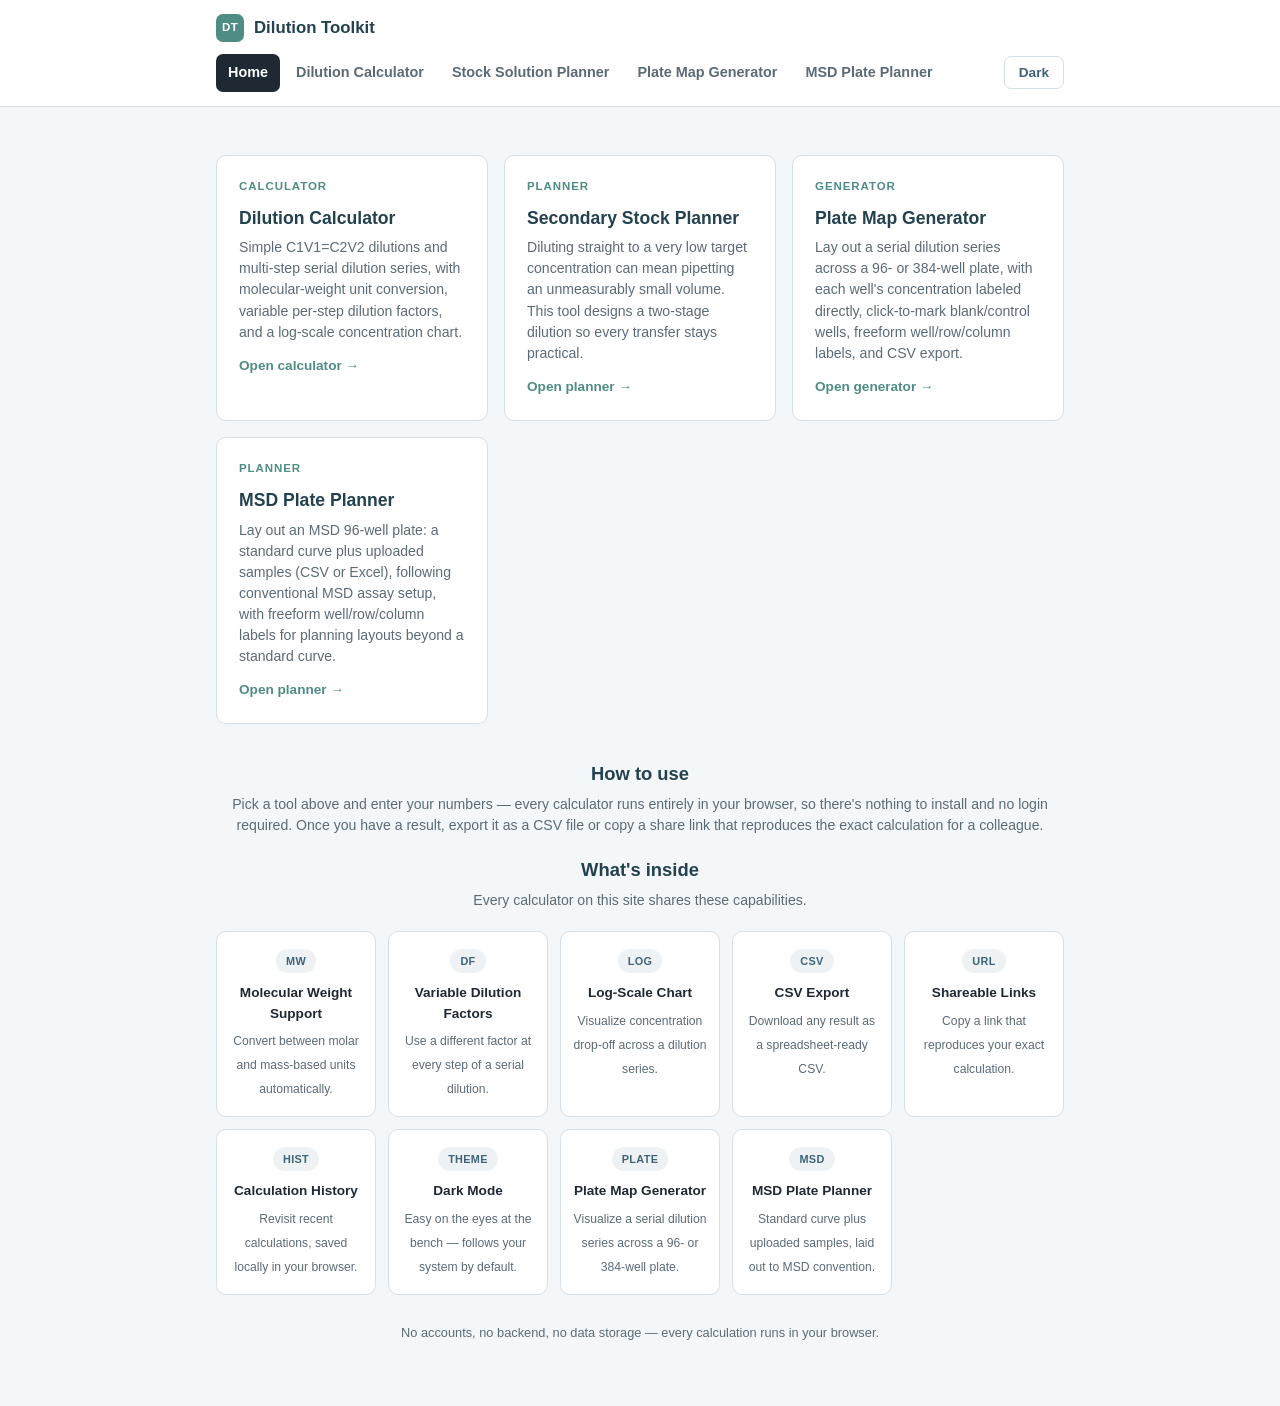
<file: index.html>
<!DOCTYPE html>
<html lang="en">
<head>
<meta charset="UTF-8">
<meta name="viewport" content="width=device-width, initial-scale=1.0">
<title>Dilution Toolkit</title>
<!-- Open Graph — controls the preview card on LinkedIn/WhatsApp/Slack etc. -->
<meta property="og:title" content="Dilution Toolkit — Lab calculators for biochemistry">
<meta property="og:description" content="Client-side dilution calculator, stock solution planner, and plate map generator with molecular-weight bridging, CSV export, and dark mode.">
<meta property="og:type" content="website">
<meta property="og:url" content="https://rahichampaneria-hash.github.io/Dilution_Calculator/">
<link rel="stylesheet" href="shared.css">
<link rel="icon" href="data:image/svg+xml,<svg xmlns=%22http://www.w3.org/2000/svg%22 viewBox=%220 0 100 100%22><text y=%22.9em%22 font-size=%2290%22>🧪</text></svg>">
<script>
// Applied before first paint to avoid a flash of the wrong theme.
(function() {
  try {
    var t = localStorage.getItem('dilutionToolkit.theme');
    if (!t) {
      t = (window.matchMedia && window.matchMedia('(prefers-color-scheme: dark)').matches) ? 'dark' : 'light';
    }
    document.documentElement.setAttribute('data-theme', t);
  } catch (e) {}
})();
</script>
</head>
<body>
<header class="navbar">
  <div class="nav-inner">
    <a class="nav-brand" href="index.html"><span class="brand-mark">DT</span> Dilution Toolkit</a>
    <nav class="nav-links">
      <a href="index.html" aria-current="page">Home</a>
      <a href="dilution.html">Dilution Calculator</a>
      <a href="stock-solution.html">Stock Solution Planner</a>
      <a href="plate-map.html">Plate Map Generator</a>
      <a href="msd-plate.html">MSD Plate Planner</a>
    </nav>
    <button class="theme-toggle" id="theme-toggle" type="button" aria-label="Toggle dark mode">Dark</button>
  </div>
</header>

<div class="wrap wrap-top">
  <div class="tool-grid">
    <a class="tool-card" href="dilution.html">
      <span class="tool-kicker">Calculator</span>
      <h3>Dilution Calculator</h3>
      <p>Simple C1V1=C2V2 dilutions and multi-step serial dilution series, with molecular-weight unit conversion, variable per-step dilution factors, and a log-scale concentration chart.</p>
      <span class="tool-cta">Open calculator →</span>
    </a>
    <a class="tool-card" href="stock-solution.html">
      <span class="tool-kicker">Planner</span>
      <h3>Secondary Stock Planner</h3>
      <p>Diluting straight to a very low target concentration can mean pipetting an unmeasurably small volume. This tool designs a two-stage dilution so every transfer stays practical.</p>
      <span class="tool-cta">Open planner →</span>
    </a>
    <a class="tool-card" href="plate-map.html">
      <span class="tool-kicker">Generator</span>
      <h3>Plate Map Generator</h3>
      <p>Lay out a serial dilution series across a 96- or 384-well plate, with each well's concentration labeled directly, click-to-mark blank/control wells, freeform well/row/column labels, and CSV export.</p>
      <span class="tool-cta">Open generator →</span>
    </a>
    <a class="tool-card" href="msd-plate.html">
      <span class="tool-kicker">Planner</span>
      <h3>MSD Plate Planner</h3>
      <p>Lay out an MSD 96-well plate: a standard curve plus uploaded samples (CSV or Excel), following conventional MSD assay setup, with freeform well/row/column labels for planning layouts beyond a standard curve.</p>
      <span class="tool-cta">Open planner →</span>
    </a>
  </div>

  <h2 class="section-heading">How to use</h2>
  <p class="section-sub">Pick a tool above and enter your numbers — every calculator runs entirely in your browser, so there's nothing to install and no login required. Once you have a result, export it as a CSV file or copy a share link that reproduces the exact calculation for a colleague.</p>

  <h2 class="section-heading">What's inside</h2>
  <p class="section-sub">Every calculator on this site shares these capabilities.</p>

  <div class="feature-grid">
    <div class="feature-icon">
      <span class="badge">MW</span>
      <span class="label">Molecular Weight Support</span>
      <span class="desc">Convert between molar and mass-based units automatically.</span>
    </div>
    <div class="feature-icon">
      <span class="badge">DF</span>
      <span class="label">Variable Dilution Factors</span>
      <span class="desc">Use a different factor at every step of a serial dilution.</span>
    </div>
    <div class="feature-icon">
      <span class="badge">LOG</span>
      <span class="label">Log-Scale Chart</span>
      <span class="desc">Visualize concentration drop-off across a dilution series.</span>
    </div>
    <div class="feature-icon">
      <span class="badge">CSV</span>
      <span class="label">CSV Export</span>
      <span class="desc">Download any result as a spreadsheet-ready CSV.</span>
    </div>
    <div class="feature-icon">
      <span class="badge">URL</span>
      <span class="label">Shareable Links</span>
      <span class="desc">Copy a link that reproduces your exact calculation.</span>
    </div>
    <div class="feature-icon">
      <span class="badge">HIST</span>
      <span class="label">Calculation History</span>
      <span class="desc">Revisit recent calculations, saved locally in your browser.</span>
    </div>
    <div class="feature-icon">
      <span class="badge">THEME</span>
      <span class="label">Dark Mode</span>
      <span class="desc">Easy on the eyes at the bench — follows your system by default.</span>
    </div>
    <div class="feature-icon">
      <span class="badge">PLATE</span>
      <span class="label">Plate Map Generator</span>
      <span class="desc">Visualize a serial dilution series across a 96- or 384-well plate.</span>
    </div>
    <div class="feature-icon">
      <span class="badge">MSD</span>
      <span class="label">MSD Plate Planner</span>
      <span class="desc">Standard curve plus uploaded samples, laid out to MSD convention.</span>
    </div>
  </div>

  <footer class="page-footer">No accounts, no backend, no data storage — every calculation runs in your browser.</footer>
</div>

<script src="shared.js"></script>
<script>
initTheme();
</script>
</body>
</html>
</file>
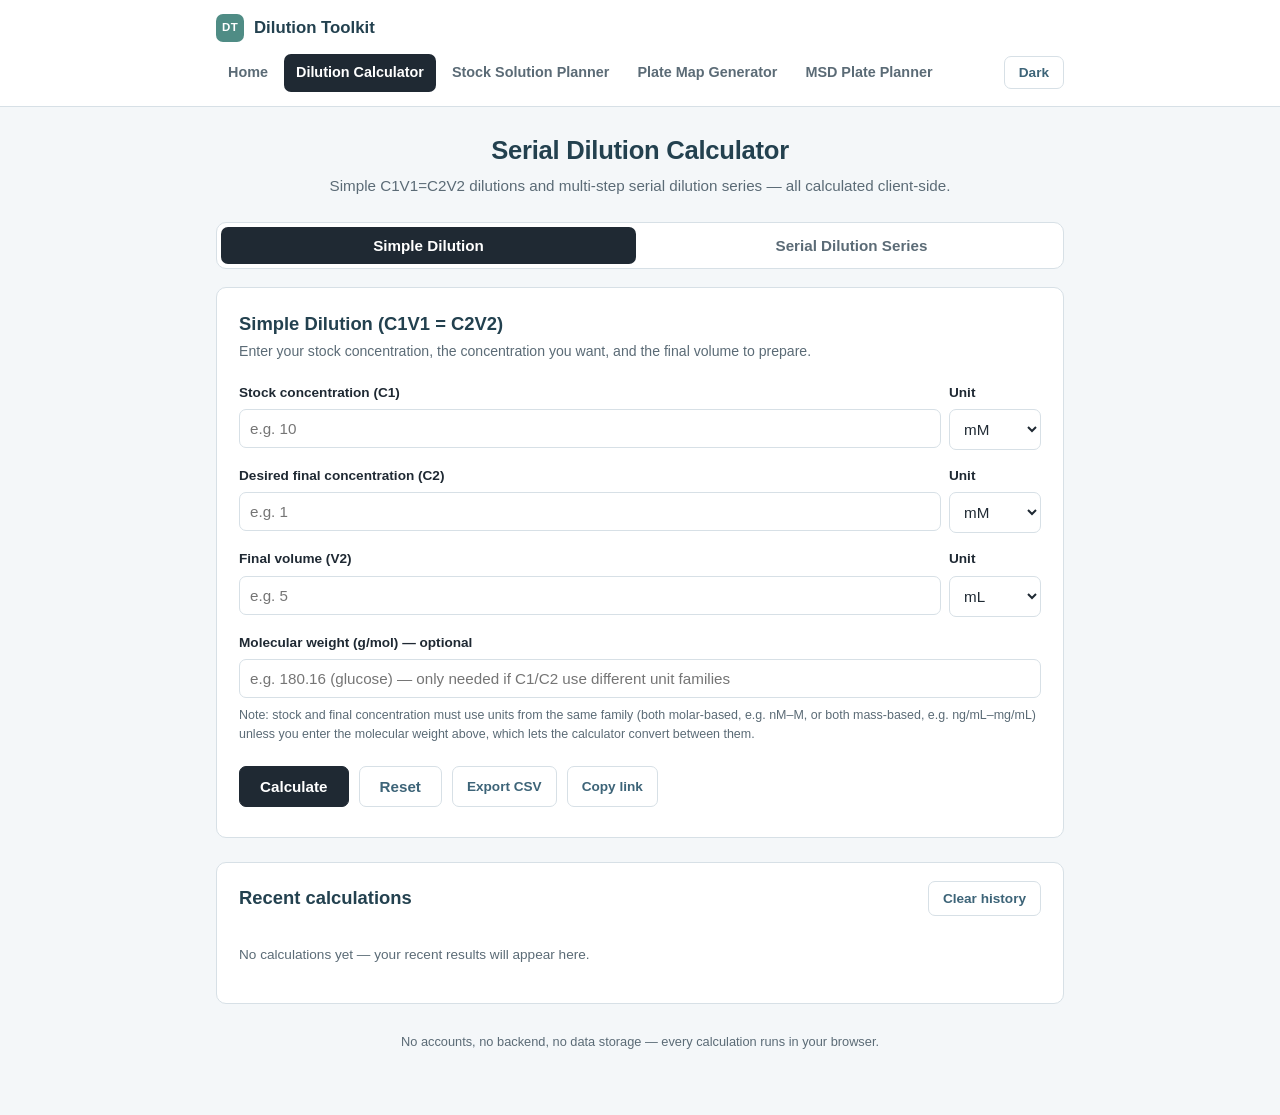
<file: dilution.html>
<!DOCTYPE html>
<html lang="en">
<head>
<meta charset="UTF-8">
<meta name="viewport" content="width=device-width, initial-scale=1.0">
<title>Dilution Calculator</title>
<link rel="stylesheet" href="shared.css">
<link rel="icon" href="data:image/svg+xml,<svg xmlns=%22http://www.w3.org/2000/svg%22 viewBox=%220 0 100 100%22><text y=%22.9em%22 font-size=%2290%22>🧪</text></svg>">
<script>
// Applied before first paint to avoid a flash of the wrong theme.
(function() {
  try {
    var t = localStorage.getItem('dilutionToolkit.theme');
    if (!t) {
      t = (window.matchMedia && window.matchMedia('(prefers-color-scheme: dark)').matches) ? 'dark' : 'light';
    }
    document.documentElement.setAttribute('data-theme', t);
  } catch (e) {}
})();
</script>
</head>
<body>
<header class="navbar">
  <div class="nav-inner">
    <a class="nav-brand" href="index.html"><span class="brand-mark">DT</span> Dilution Toolkit</a>
    <nav class="nav-links">
      <a href="index.html">Home</a>
      <a href="dilution.html" aria-current="page">Dilution Calculator</a>
      <a href="stock-solution.html">Stock Solution Planner</a>
      <a href="plate-map.html">Plate Map Generator</a>
      <a href="msd-plate.html">MSD Plate Planner</a>
    </nav>
    <button class="theme-toggle" id="theme-toggle" type="button" aria-label="Toggle dark mode">Dark</button>
  </div>
</header>

<div class="wrap">
  <header class="page-header">
    <h1>Serial Dilution Calculator</h1>
    <p>Simple C1V1=C2V2 dilutions and multi-step serial dilution series — all calculated client-side.</p>
  </header>

  <div class="tabs">
    <button class="tab active" data-mode="simple" type="button">Simple Dilution</button>
    <button class="tab" data-mode="serial" type="button">Serial Dilution Series</button>
  </div>

  <!-- ================= SIMPLE DILUTION PANEL ================= -->
  <section class="panel active" id="simple-panel">
    <h2>Simple Dilution (C1V1 = C2V2)</h2>
    <p class="panel-sub">Enter your stock concentration, the concentration you want, and the final volume to prepare.</p>

    <div class="field-row">
      <div class="field">
        <label for="s-c1">Stock concentration (C1)</label>
        <input type="number" id="s-c1" placeholder="e.g. 10" step="any" min="0">
      </div>
      <div class="field">
        <label for="s-c1-unit">Unit</label>
        <select id="s-c1-unit">
          <option value="nM">nM</option>
          <option value="µM">µM</option>
          <option value="mM" selected>mM</option>
          <option value="M">M</option>
          <option value="ng/mL">ng/mL</option>
          <option value="µg/mL">µg/mL</option>
          <option value="mg/mL">mg/mL</option>
          <option value="pg/mL">pg/mL</option>
        </select>
      </div>
    </div>

    <div class="field-row">
      <div class="field">
        <label for="s-c2">Desired final concentration (C2)</label>
        <input type="number" id="s-c2" placeholder="e.g. 1" step="any" min="0">
      </div>
      <div class="field">
        <label for="s-c2-unit">Unit</label>
        <select id="s-c2-unit">
          <option value="nM">nM</option>
          <option value="µM">µM</option>
          <option value="mM" selected>mM</option>
          <option value="M">M</option>
          <option value="ng/mL">ng/mL</option>
          <option value="µg/mL">µg/mL</option>
          <option value="mg/mL">mg/mL</option>
          <option value="pg/mL">pg/mL</option>
        </select>
      </div>
    </div>

    <div class="field-row">
      <div class="field">
        <label for="s-v2">Final volume (V2)</label>
        <input type="number" id="s-v2" placeholder="e.g. 5" step="any" min="0">
      </div>
      <div class="field">
        <label for="s-v2-unit">Unit</label>
        <select id="s-v2-unit">
          <option value="µL">µL</option>
          <option value="mL" selected>mL</option>
          <option value="L">L</option>
        </select>
      </div>
    </div>

    <div class="field-row" style="grid-template-columns:1fr;">
      <div class="field">
        <label for="s-mw">Molecular weight (g/mol) — optional</label>
        <input type="number" id="s-mw" placeholder="e.g. 180.16 (glucose) — only needed if C1/C2 use different unit families" step="any" min="0">
      </div>
    </div>

    <p class="hint">Note: stock and final concentration must use units from the same family (both molar-based, e.g. nM–M, or both mass-based, e.g. ng/mL–mg/mL) unless you enter the molecular weight above, which lets the calculator convert between them.</p>

    <div class="btn-row">
      <button class="primary" type="button" id="s-calc">Calculate</button>
      <button class="secondary" type="button" id="s-reset">Reset</button>
      <button class="btn-icon" type="button" id="s-export-csv">Export CSV</button>
      <button class="btn-icon" type="button" id="s-share">Copy link</button>
    </div>
    <p class="hint" id="s-share-url"></p>

    <div class="error-box" id="s-error"></div>

    <div class="result-box" id="s-result">
      <h3>Result</h3>
      <div class="result-line"><span>Volume of stock to add (V1)</span><span class="value" id="s-v1-out">—</span></div>
      <div class="result-line"><span>Volume of diluent to add</span><span class="value" id="s-diluent-out">—</span></div>
    </div>
  </section>

  <!-- ================= SERIAL DILUTION PANEL ================= -->
  <section class="panel" id="serial-panel">
    <h2>Serial Dilution Series</h2>
    <p class="panel-sub">Enter your starting concentration, the dilution factor per step, how many steps, and the volume to prepare at each step.</p>

    <div class="field-row">
      <div class="field">
        <label for="d-stock">Stock concentration</label>
        <input type="number" id="d-stock" placeholder="e.g. 1" step="any" min="0">
      </div>
      <div class="field">
        <label for="d-stock-unit">Unit</label>
        <select id="d-stock-unit">
          <option value="nM">nM</option>
          <option value="µM">µM</option>
          <option value="mM" selected>mM</option>
          <option value="M">M</option>
          <option value="ng/mL">ng/mL</option>
          <option value="µg/mL">µg/mL</option>
          <option value="mg/mL">mg/mL</option>
          <option value="pg/mL">pg/mL</option>
        </select>
      </div>
    </div>

    <div class="mode-tabs" id="d-mode-tabs">
      <button class="tab active" data-factormode="constant" type="button">Constant factor</button>
      <button class="tab" data-factormode="variable" type="button">Variable per-step factors</button>
    </div>

    <div id="d-constant-fields">
      <div class="field-row">
        <div class="field">
          <label for="d-factor">Dilution factor (e.g. 2 for 1:2, 10 for 1:10)</label>
          <input type="number" id="d-factor" placeholder="e.g. 10" step="any" min="1">
        </div>
        <div class="field" style="min-width:0"></div>
      </div>
      <div class="field-row">
        <div class="field">
          <label for="d-steps">Number of steps (N)</label>
          <input type="number" id="d-steps" placeholder="e.g. 5" step="1" min="1">
        </div>
        <div class="field" style="min-width:0"></div>
      </div>
    </div>

    <div id="d-variable-fields" style="display:none;">
      <div class="field-row" style="grid-template-columns:1fr;">
        <div class="field">
          <label for="d-factors">Dilution factors, one per step (comma-separated, e.g. 2,5,10,10,2)</label>
          <input type="text" id="d-factors" placeholder="e.g. 2,5,10,10,2">
        </div>
      </div>
      <p class="hint">The number of steps is taken from how many factors you enter — no need to set it separately.</p>
    </div>

    <div class="field-row">
      <div class="field">
        <label for="d-volume">Volume to prepare per step</label>
        <input type="number" id="d-volume" placeholder="e.g. 1" step="any" min="0">
      </div>
      <div class="field">
        <label for="d-volume-unit">Unit</label>
        <select id="d-volume-unit">
          <option value="µL">µL</option>
          <option value="mL" selected>mL</option>
          <option value="L">L</option>
        </select>
      </div>
    </div>

    <div class="btn-row">
      <button class="primary" type="button" id="d-calc">Calculate</button>
      <button class="secondary" type="button" id="d-reset">Reset</button>
      <button class="btn-icon" type="button" id="d-export-csv">Export CSV</button>
      <button class="btn-icon" type="button" id="d-share">Copy link</button>
    </div>
    <p class="hint" id="d-share-url"></p>

    <div class="error-box" id="d-error"></div>

    <div class="table-scroll" id="d-table-wrap" style="display:none;">
      <table>
        <thead>
          <tr>
            <th>Step</th>
            <th>Dilution factor</th>
            <th>Concentration</th>
            <th>Transfer volume</th>
            <th>Diluent volume</th>
          </tr>
        </thead>
        <tbody id="d-table-body"></tbody>
      </table>
    </div>

    <div class="chart-container" id="d-chart"></div>
  </section>

  <section class="history-panel">
    <div class="history-panel-head">
      <h2>Recent calculations</h2>
      <button class="btn-icon" type="button" id="history-clear">Clear history</button>
    </div>
    <ul class="history-list" id="history-list"></ul>
    <p class="history-empty" id="history-empty">No calculations yet — your recent results will appear here.</p>
  </section>

  <footer class="page-footer">No accounts, no backend, no data storage — every calculation runs in your browser.</footer>
</div>

<script src="shared.js"></script>
<script>
/* =========================================================================
   DOM BINDINGS
   Wires the calculation engine (shared.js) to this page.
   ========================================================================= */

function showError(box, message) {
  box.textContent = message;
  box.classList.add('show');
}
function hideError(box) {
  box.classList.remove('show');
  box.textContent = '';
}
function flashButton(btn, text, revertText) {
  const original = revertText || btn.textContent;
  btn.textContent = text;
  setTimeout(() => { btn.textContent = original; }, 1600);
}
function renderHistory() {
  const list = getHistory();
  const listEl = document.getElementById('history-list');
  const emptyEl = document.getElementById('history-empty');
  listEl.innerHTML = '';
  if (list.length === 0) {
    emptyEl.style.display = 'block';
    return;
  }
  emptyEl.style.display = 'none';
  list.forEach(entry => {
    const li = document.createElement('li');
    const a = document.createElement('a');
    a.className = 'history-item';
    a.href = entry.url;
    a.innerHTML = `${entry.label}<span class="ts">${new Date(entry.ts).toLocaleString()}</span>`;
    li.appendChild(a);
    listEl.appendChild(li);
  });
}
document.getElementById('history-clear').addEventListener('click', () => {
  clearHistory();
  renderHistory();
});

// --- Top-level tab switching (Simple / Serial) ---
document.querySelectorAll('.wrap > .tabs .tab').forEach(tab => {
  tab.addEventListener('click', () => {
    document.querySelectorAll('.wrap > .tabs .tab').forEach(t => t.classList.remove('active'));
    document.querySelectorAll('.panel').forEach(p => p.classList.remove('active'));
    tab.classList.add('active');
    document.getElementById(tab.dataset.mode + '-panel').classList.add('active');
  });
});

/* ------------------------- Simple Dilution ------------------------- */

const sError = document.getElementById('s-error');
const sResult = document.getElementById('s-result');

function buildSimpleParams() {
  return {
    tab: 'simple',
    c1: document.getElementById('s-c1').value,
    c1u: document.getElementById('s-c1-unit').value,
    c2: document.getElementById('s-c2').value,
    c2u: document.getElementById('s-c2-unit').value,
    v2: document.getElementById('s-v2').value,
    v2u: document.getElementById('s-v2-unit').value,
    mw: document.getElementById('s-mw').value
  };
}

document.getElementById('s-calc').addEventListener('click', () => {
  hideError(sError);
  sResult.classList.remove('show');

  const c1 = parseFloat(document.getElementById('s-c1').value);
  const c1Unit = document.getElementById('s-c1-unit').value;
  const c2 = parseFloat(document.getElementById('s-c2').value);
  const c2Unit = document.getElementById('s-c2-unit').value;
  const v2 = parseFloat(document.getElementById('s-v2').value);
  const v2Unit = document.getElementById('s-v2-unit').value;
  const mwRaw = document.getElementById('s-mw').value;
  const mw = mwRaw.trim() === '' ? undefined : parseFloat(mwRaw);

  try {
    if (document.getElementById('s-c1').value.trim() === '' ||
        document.getElementById('s-c2').value.trim() === '' ||
        document.getElementById('s-v2').value.trim() === '') {
      throw new Error('Please fill in all fields before calculating.');
    }

    const c2InC1Units = convertConcentrationFlexible(c2, c2Unit, c1Unit, mw);
    const result = simpleDilution({ c1, c1Unit, c2: c2InC1Units, c2Unit: c1Unit, v2, v2Unit });

    document.getElementById('s-v1-out').textContent =
      `${formatNumber(result.v1Value)} ${result.v1Unit}`;
    document.getElementById('s-diluent-out').textContent =
      `${formatNumber(result.diluentValue)} ${result.diluentUnit}`;

    sResult.classList.add('show');

    const shareParams = buildSimpleParams();
    pushHistory({
      tool: 'Dilution Calculator',
      label: `Simple: ${formatNumber(c1)} ${c1Unit} → ${formatNumber(c2)} ${c2Unit} in ${formatNumber(v2)} ${v2Unit}`,
      url: buildShareURL(shareParams)
    });
    renderHistory();
  } catch (err) {
    showError(sError, err.message);
  }
});

document.getElementById('s-reset').addEventListener('click', () => {
  document.getElementById('s-c1').value = '';
  document.getElementById('s-c2').value = '';
  document.getElementById('s-v2').value = '';
  document.getElementById('s-mw').value = '';
  document.getElementById('s-share-url').textContent = '';
  hideError(sError);
  sResult.classList.remove('show');
});

document.getElementById('s-export-csv').addEventListener('click', () => {
  if (!sResult.classList.contains('show')) {
    showError(sError, 'Calculate a result first, then export.');
    return;
  }
  downloadCSV('simple-dilution.csv', [
    ['Field', 'Value'],
    ['Stock concentration (C1)', `${document.getElementById('s-c1').value} ${document.getElementById('s-c1-unit').value}`],
    ['Desired final concentration (C2)', `${document.getElementById('s-c2').value} ${document.getElementById('s-c2-unit').value}`],
    ['Final volume (V2)', `${document.getElementById('s-v2').value} ${document.getElementById('s-v2-unit').value}`],
    ['Molecular weight (g/mol)', document.getElementById('s-mw').value],
    ['Volume of stock to add (V1)', document.getElementById('s-v1-out').textContent],
    ['Volume of diluent to add', document.getElementById('s-diluent-out').textContent]
  ]);
});

document.getElementById('s-share').addEventListener('click', () => {
  const url = buildShareURL(buildSimpleParams());
  document.getElementById('s-share-url').textContent = 'Shareable link: ' + url;
  copyToClipboard(url).then(ok => {
    flashButton(document.getElementById('s-share'), ok ? 'Copied!' : 'Copy link', 'Copy link');
  });
});

/* ------------------------- Serial Dilution ------------------------- */

const dError = document.getElementById('d-error');
const dTableWrap = document.getElementById('d-table-wrap');
const dTableBody = document.getElementById('d-table-body');
const dChart = document.getElementById('d-chart');
let lastSerialRows = null;

document.querySelectorAll('#d-mode-tabs .tab').forEach(tab => {
  tab.addEventListener('click', () => {
    document.querySelectorAll('#d-mode-tabs .tab').forEach(t => t.classList.remove('active'));
    tab.classList.add('active');
    const mode = tab.dataset.factormode;
    document.getElementById('d-constant-fields').style.display = mode === 'constant' ? 'block' : 'none';
    document.getElementById('d-variable-fields').style.display = mode === 'variable' ? 'block' : 'none';
  });
});

function currentFactorMode() {
  return document.querySelector('#d-mode-tabs .tab.active').dataset.factormode;
}

function buildSerialParams() {
  const factorMode = currentFactorMode();
  const params = {
    tab: 'serial',
    fmode: factorMode,
    stock: document.getElementById('d-stock').value,
    stocku: document.getElementById('d-stock-unit').value,
    vol: document.getElementById('d-volume').value,
    volu: document.getElementById('d-volume-unit').value
  };
  if (factorMode === 'constant') {
    params.factor = document.getElementById('d-factor').value;
    params.steps = document.getElementById('d-steps').value;
  } else {
    params.factors = document.getElementById('d-factors').value;
  }
  return params;
}

document.getElementById('d-calc').addEventListener('click', () => {
  hideError(dError);
  dTableWrap.style.display = 'none';
  dTableBody.innerHTML = '';
  dChart.innerHTML = '';

  const stock = parseFloat(document.getElementById('d-stock').value);
  const stockUnit = document.getElementById('d-stock-unit').value;
  const stepVolume = parseFloat(document.getElementById('d-volume').value);
  const stepVolumeUnit = document.getElementById('d-volume-unit').value;
  const factorMode = currentFactorMode();

  try {
    if (document.getElementById('d-stock').value.trim() === '' ||
        document.getElementById('d-volume').value.trim() === '') {
      throw new Error('Please fill in all fields before calculating.');
    }

    let rows;
    let historyLabel;

    if (factorMode === 'constant') {
      if (document.getElementById('d-factor').value.trim() === '' ||
          document.getElementById('d-steps').value.trim() === '') {
        throw new Error('Please fill in all fields before calculating.');
      }
      const dilutionFactor = parseFloat(document.getElementById('d-factor').value);
      // parseFloat (not parseInt) so a non-integer entry like "2.5" fails
      // serialDilution's integer check instead of silently truncating to 2.
      const steps = parseFloat(document.getElementById('d-steps').value);
      rows = serialDilution({ stock, stockUnit, dilutionFactor, steps, stepVolume, stepVolumeUnit });
      historyLabel = `Serial: ${formatNumber(stock)} ${stockUnit}, ${formatNumber(dilutionFactor)}× per step, ${steps} steps`;
    } else {
      const factorsRaw = document.getElementById('d-factors').value;
      if (factorsRaw.trim() === '') {
        throw new Error('Enter at least one dilution factor.');
      }
      const factors = factorsRaw.split(',').map(s => s.trim()).filter(s => s !== '').map(Number);
      if (factors.some(f => Number.isNaN(f))) {
        throw new Error("Check your comma-separated list of dilution factors — one of the entries isn't a valid number.");
      }
      rows = serialDilutionVariable({ stock, stockUnit, factors, stepVolume, stepVolumeUnit });
      historyLabel = `Serial: ${formatNumber(stock)} ${stockUnit}, variable factors, ${rows.length} steps`;
    }

    rows.forEach(row => {
      const tr = document.createElement('tr');
      tr.innerHTML = `
        <td>${row.step}</td>
        <td>${formatNumber(row.factor)}×</td>
        <td>${formatNumber(row.concValue)} ${row.concUnit}</td>
        <td>${formatNumber(row.transferValue)} ${row.transferUnit}</td>
        <td>${formatNumber(row.diluentValue)} ${row.diluentUnit}</td>
      `;
      dTableBody.appendChild(tr);
    });

    dTableWrap.style.display = 'block';
    dChart.innerHTML = buildConcentrationChartSVG(rows);

    lastSerialRows = rows;
    pushHistory({
      tool: 'Dilution Calculator',
      label: historyLabel,
      url: buildShareURL(buildSerialParams())
    });
    renderHistory();
  } catch (err) {
    showError(dError, err.message);
  }
});

document.getElementById('d-reset').addEventListener('click', () => {
  document.getElementById('d-stock').value = '';
  document.getElementById('d-factor').value = '';
  document.getElementById('d-steps').value = '';
  document.getElementById('d-factors').value = '';
  document.getElementById('d-volume').value = '';
  document.getElementById('d-share-url').textContent = '';
  hideError(dError);
  dTableWrap.style.display = 'none';
  dTableBody.innerHTML = '';
  dChart.innerHTML = '';
  lastSerialRows = null;
});

document.getElementById('d-export-csv').addEventListener('click', () => {
  if (!lastSerialRows) {
    showError(dError, 'Calculate a result first, then export.');
    return;
  }
  const rows = [['Step', 'Dilution factor', 'Concentration', 'Transfer volume', 'Diluent volume']];
  lastSerialRows.forEach(r => {
    rows.push([
      r.step,
      `${formatNumber(r.factor)}x`,
      `${formatNumber(r.concValue)} ${r.concUnit}`,
      `${formatNumber(r.transferValue)} ${r.transferUnit}`,
      `${formatNumber(r.diluentValue)} ${r.diluentUnit}`
    ]);
  });
  downloadCSV('serial-dilution.csv', rows);
});

document.getElementById('d-share').addEventListener('click', () => {
  const url = buildShareURL(buildSerialParams());
  document.getElementById('d-share-url').textContent = 'Shareable link: ' + url;
  copyToClipboard(url).then(ok => {
    flashButton(document.getElementById('d-share'), ok ? 'Copied!' : 'Copy link', 'Copy link');
  });
});

/* ------------------------- Share-link loader ------------------------- */

(function loadFromShareParams() {
  const params = parseShareParams();
  const tab = params.get('tab');
  if (!tab) return;

  const tabBtn = document.querySelector(`.wrap > .tabs .tab[data-mode="${tab}"]`);
  if (tabBtn) tabBtn.click();

  if (tab === 'simple') {
    if (params.has('c1')) document.getElementById('s-c1').value = params.get('c1');
    if (params.has('c1u')) document.getElementById('s-c1-unit').value = params.get('c1u');
    if (params.has('c2')) document.getElementById('s-c2').value = params.get('c2');
    if (params.has('c2u')) document.getElementById('s-c2-unit').value = params.get('c2u');
    if (params.has('v2')) document.getElementById('s-v2').value = params.get('v2');
    if (params.has('v2u')) document.getElementById('s-v2-unit').value = params.get('v2u');
    if (params.has('mw')) document.getElementById('s-mw').value = params.get('mw');
    document.getElementById('s-calc').click();
  } else if (tab === 'serial') {
    if (params.has('stock')) document.getElementById('d-stock').value = params.get('stock');
    if (params.has('stocku')) document.getElementById('d-stock-unit').value = params.get('stocku');
    if (params.has('vol')) document.getElementById('d-volume').value = params.get('vol');
    if (params.has('volu')) document.getElementById('d-volume-unit').value = params.get('volu');
    const fmode = params.get('fmode') || 'constant';
    const modeBtn = document.querySelector(`#d-mode-tabs .tab[data-factormode="${fmode}"]`);
    if (modeBtn) modeBtn.click();
    if (fmode === 'constant') {
      if (params.has('factor')) document.getElementById('d-factor').value = params.get('factor');
      if (params.has('steps')) document.getElementById('d-steps').value = params.get('steps');
    } else {
      if (params.has('factors')) document.getElementById('d-factors').value = params.get('factors');
    }
    document.getElementById('d-calc').click();
  }
})();

initTheme();
renderHistory();
</script>
</body>
</html>
</file>
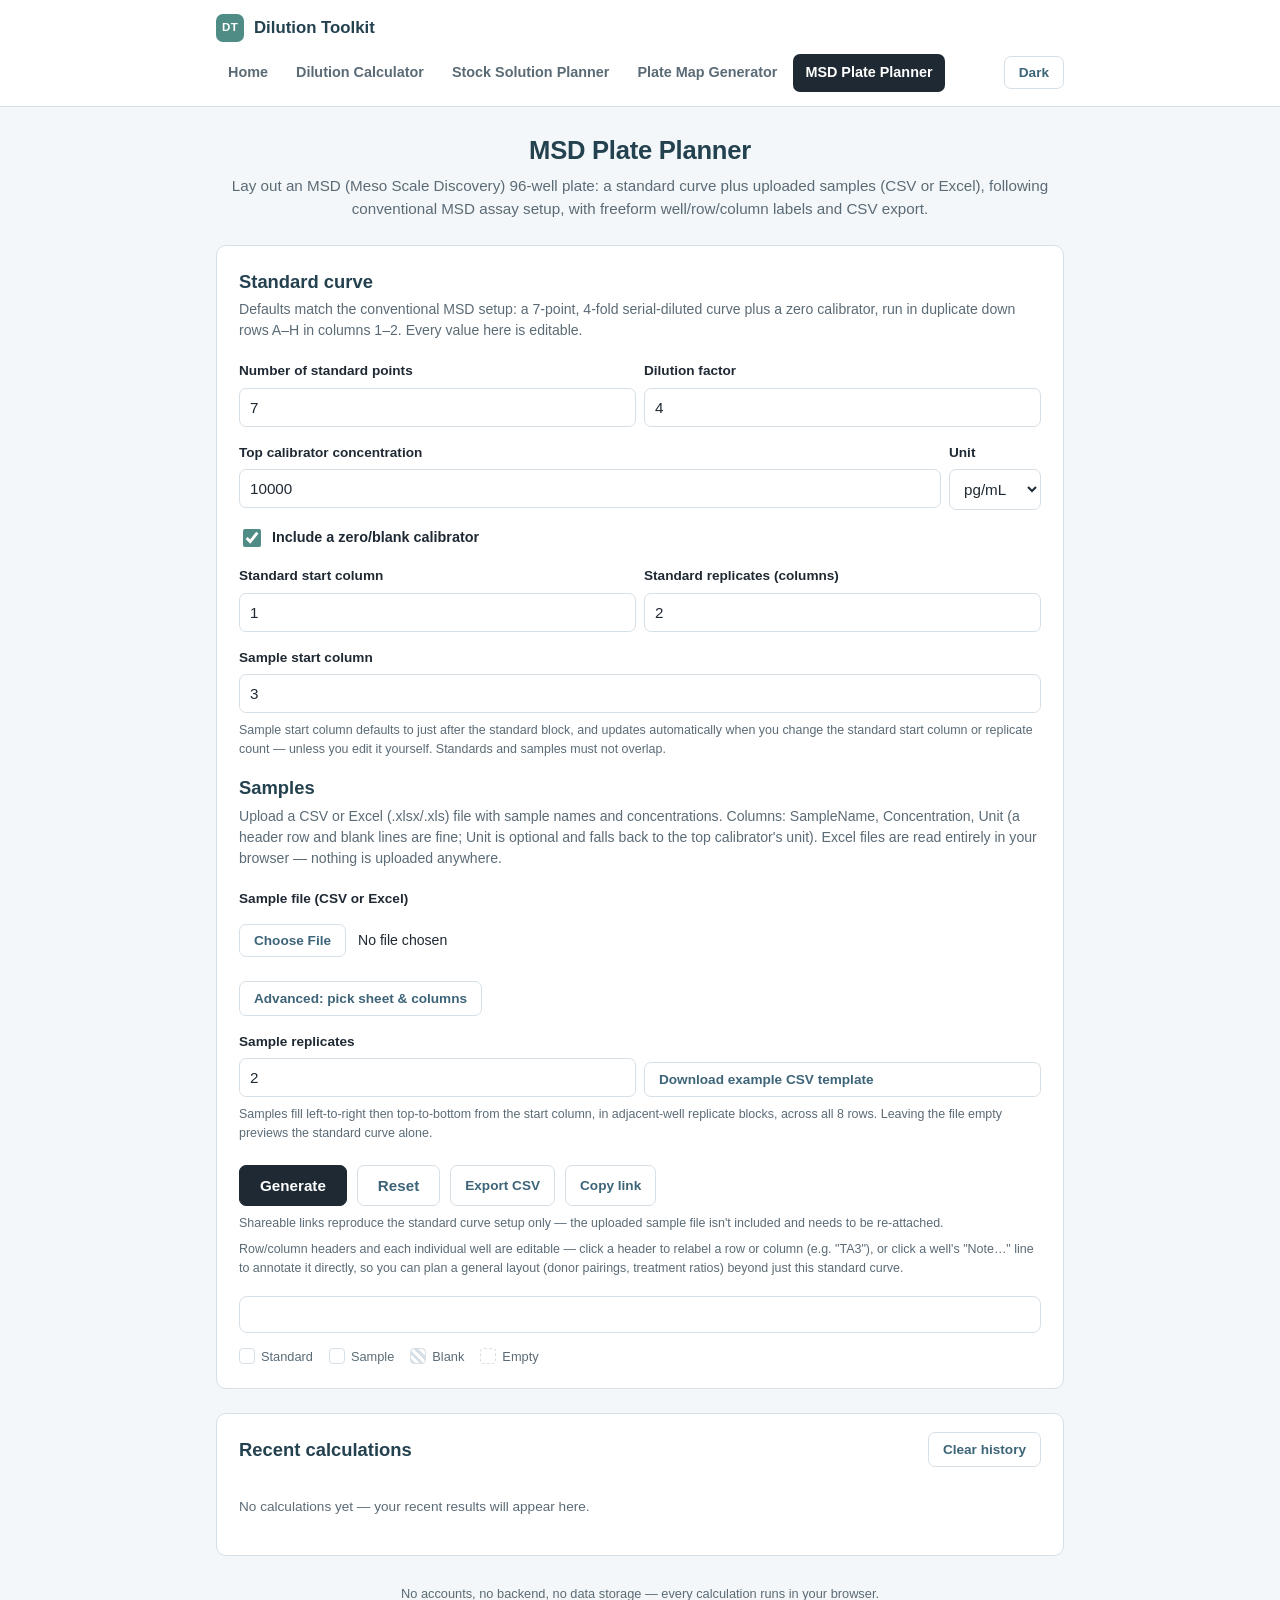
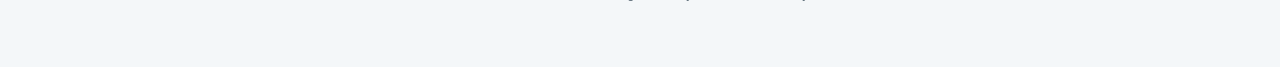
<file: msd-plate.html>
<!DOCTYPE html>
<html lang="en">
<head>
<meta charset="UTF-8">
<meta name="viewport" content="width=device-width, initial-scale=1.0">
<title>MSD Plate Planner</title>
<link rel="stylesheet" href="shared.css">
<link rel="icon" href="data:image/svg+xml,<svg xmlns=%22http://www.w3.org/2000/svg%22 viewBox=%220 0 100 100%22><text y=%22.9em%22 font-size=%2290%22>🧪</text></svg>">
<script>
// Applied before first paint to avoid a flash of the wrong theme.
(function() {
  try {
    var t = localStorage.getItem('dilutionToolkit.theme');
    if (!t) {
      t = (window.matchMedia && window.matchMedia('(prefers-color-scheme: dark)').matches) ? 'dark' : 'light';
    }
    document.documentElement.setAttribute('data-theme', t);
  } catch (e) {}
})();
</script>
</head>
<body>
<header class="navbar">
  <div class="nav-inner">
    <a class="nav-brand" href="index.html"><span class="brand-mark">DT</span> Dilution Toolkit</a>
    <nav class="nav-links">
      <a href="index.html">Home</a>
      <a href="dilution.html">Dilution Calculator</a>
      <a href="stock-solution.html">Stock Solution Planner</a>
      <a href="plate-map.html">Plate Map Generator</a>
      <a href="msd-plate.html" aria-current="page">MSD Plate Planner</a>
    </nav>
    <button class="theme-toggle" id="theme-toggle" type="button" aria-label="Toggle dark mode">Dark</button>
  </div>
</header>

<div class="wrap">
  <header class="page-header">
    <h1>MSD Plate Planner</h1>
    <p>Lay out an MSD (Meso Scale Discovery) 96-well plate: a standard curve plus uploaded samples (CSV or Excel), following conventional MSD assay setup, with freeform well/row/column labels and CSV export.</p>
  </header>

  <section class="panel active">
    <h2>Standard curve</h2>
    <p class="panel-sub">Defaults match the conventional MSD setup: a 7-point, 4-fold serial-diluted curve plus a zero calibrator, run in duplicate down rows A–H in columns 1–2. Every value here is editable.</p>

    <div class="field-row" style="grid-template-columns:1fr 1fr;">
      <div class="field">
        <label for="msd-numstd">Number of standard points</label>
        <input type="number" id="msd-numstd" value="7" step="1" min="1">
      </div>
      <div class="field">
        <label for="msd-factor">Dilution factor</label>
        <input type="number" id="msd-factor" value="4" step="any" min="1">
      </div>
    </div>

    <div class="field-row">
      <div class="field">
        <label for="msd-topcal">Top calibrator concentration</label>
        <input type="number" id="msd-topcal" value="10000" step="any" min="0">
      </div>
      <div class="field">
        <label for="msd-topcal-unit">Unit</label>
        <select id="msd-topcal-unit">
          <option value="nM">nM</option>
          <option value="µM">µM</option>
          <option value="mM">mM</option>
          <option value="M">M</option>
          <option value="ng/mL">ng/mL</option>
          <option value="µg/mL">µg/mL</option>
          <option value="mg/mL">mg/mL</option>
          <option value="pg/mL" selected>pg/mL</option>
        </select>
      </div>
    </div>

    <div class="checkbox-field">
      <input type="checkbox" id="msd-blank" checked>
      <label for="msd-blank">Include a zero/blank calibrator</label>
    </div>

    <div class="field-row" style="grid-template-columns:1fr 1fr;">
      <div class="field">
        <label for="msd-standardstartcol">Standard start column</label>
        <input type="number" id="msd-standardstartcol" value="1" step="1" min="1">
      </div>
      <div class="field">
        <label for="msd-stdrep">Standard replicates (columns)</label>
        <input type="number" id="msd-stdrep" value="2" step="1" min="1">
      </div>
    </div>

    <div class="field-row" style="grid-template-columns:1fr;">
      <div class="field">
        <label for="msd-samplestartcol">Sample start column</label>
        <input type="number" id="msd-samplestartcol" value="3" step="1" min="1">
      </div>
    </div>

    <p class="hint">Sample start column defaults to just after the standard block, and updates automatically when you change the standard start column or replicate count — unless you edit it yourself. Standards and samples must not overlap.</p>

    <h2>Samples</h2>
    <p class="panel-sub">Upload a CSV or Excel (.xlsx/.xls) file with sample names and concentrations. Columns: SampleName, Concentration, Unit (a header row and blank lines are fine; Unit is optional and falls back to the top calibrator's unit). Excel files are read entirely in your browser — nothing is uploaded anywhere.</p>

    <div class="field-row" style="grid-template-columns:1fr;">
      <div class="field">
        <label for="msd-file">Sample file (CSV or Excel)</label>
        <input type="file" id="msd-file" accept=".csv,text/csv,.xlsx,.xls,application/vnd.openxmlformats-officedocument.spreadsheetml.sheet,application/vnd.ms-excel">
      </div>
    </div>

    <button class="btn-icon" type="button" id="msd-advanced-toggle">Advanced: pick sheet &amp; columns</button>

    <div id="msd-advanced-panel" style="display:none; margin-top:14px;">
      <p class="hint" style="margin-top:0;">Use this when your samples live on one sheet of a larger workbook, or the columns aren't in SampleName/Concentration/Unit order — pick the worksheet and column letters below (read them off the preview), then Generate as usual.</p>

      <div class="field-row" style="grid-template-columns:1fr; display:none;" id="msd-sheet-row">
        <div class="field">
          <label for="msd-sheet">Worksheet</label>
          <select id="msd-sheet"></select>
        </div>
      </div>

      <div class="table-scroll" id="msd-preview-wrap" style="display:none;">
        <table id="msd-preview-table"></table>
      </div>

      <div class="field-row" style="grid-template-columns:1fr;">
        <div class="field">
          <label for="msd-skiprows">Skip this many rows at the top (header row, or anything else before the real data starts)</label>
          <input type="number" id="msd-skiprows" value="1" step="1" min="0">
        </div>
      </div>

      <div class="field-row" style="grid-template-columns:1fr 1fr 1fr;">
        <div class="field">
          <label for="msd-col-name">Sample name column</label>
          <input type="text" id="msd-col-name" placeholder="e.g. A" maxlength="3" value="A">
        </div>
        <div class="field">
          <label for="msd-col-conc">Concentration column</label>
          <input type="text" id="msd-col-conc" placeholder="e.g. B" maxlength="3" value="B">
        </div>
        <div class="field">
          <label for="msd-col-unit">Unit column (optional)</label>
          <input type="text" id="msd-col-unit" placeholder="e.g. C" maxlength="3" value="C">
        </div>
      </div>
    </div>

    <div class="field-row" style="grid-template-columns:1fr 1fr; margin-top:16px;">
      <div class="field">
        <label for="msd-samplerep">Sample replicates</label>
        <input type="number" id="msd-samplerep" value="2" step="1" min="1">
      </div>
      <div class="field" style="justify-content:flex-end;">
        <button class="btn-icon" type="button" id="msd-download-template">Download example CSV template</button>
      </div>
    </div>

    <p class="hint">Samples fill left-to-right then top-to-bottom from the start column, in adjacent-well replicate blocks, across all 8 rows. Leaving the file empty previews the standard curve alone.</p>

    <div class="btn-row">
      <button class="primary" type="button" id="msd-generate">Generate</button>
      <button class="secondary" type="button" id="msd-reset">Reset</button>
      <button class="btn-icon" type="button" id="msd-export-csv">Export CSV</button>
      <button class="btn-icon" type="button" id="msd-share">Copy link</button>
    </div>
    <p class="hint" id="msd-share-url"></p>
    <p class="hint">Shareable links reproduce the standard curve setup only — the uploaded sample file isn't included and needs to be re-attached.</p>

    <div class="error-box" id="msd-error"></div>

    <p class="hint">Row/column headers and each individual well are editable — click a header to relabel a row or column (e.g. "TA3"), or click a well's "Note…" line to annotate it directly, so you can plan a general layout (donor pairings, treatment ratios) beyond just this standard curve.</p>

    <div class="plate-scroll">
      <div class="plate-grid" id="msd-grid"></div>
    </div>
    <div class="type-legend" id="msd-legend"></div>
  </section>

  <section class="history-panel">
    <div class="history-panel-head">
      <h2>Recent calculations</h2>
      <button class="btn-icon" type="button" id="history-clear">Clear history</button>
    </div>
    <ul class="history-list" id="history-list"></ul>
    <p class="history-empty" id="history-empty">No calculations yet — your recent results will appear here.</p>
  </section>

  <footer class="page-footer">No accounts, no backend, no data storage — every calculation runs in your browser.</footer>
</div>

<!-- SheetJS (xlsx) — reads .xlsx/.xls files entirely client-side for the sample upload below.
     Loaded with `defer` so it never blocks page render; the sample-file handler checks for it
     at parse time and falls back to a clear message (pointing to CSV) if it failed to load. -->
<script src="https://cdn.sheetjs.com/xlsx-0.20.3/package/dist/xlsx.full.min.js" defer></script>
<script src="shared.js"></script>
<script>
/* =========================================================================
   DOM BINDINGS
   Wires the calculation engine (shared.js) to this page.
   ========================================================================= */

function showError(box, message) {
  box.textContent = message;
  box.classList.add('show');
}
function hideError(box) {
  box.classList.remove('show');
  box.textContent = '';
}
function flashButton(btn, text, revertText) {
  const original = revertText || btn.textContent;
  btn.textContent = text;
  setTimeout(() => { btn.textContent = original; }, 1600);
}
// Grows a .well-note textarea to fit its content (no fixed row count, no
// internal scrollbar) — called on input and once right after each is placed
// in the DOM so pre-filled notes (from a share link) start sized correctly.
function autoSizeWellNote(el) {
  el.style.height = 'auto';
  el.style.height = el.scrollHeight + 'px';
}
function renderHistory() {
  const list = getHistory();
  const listEl = document.getElementById('history-list');
  const emptyEl = document.getElementById('history-empty');
  listEl.innerHTML = '';
  if (list.length === 0) {
    emptyEl.style.display = 'block';
    return;
  }
  emptyEl.style.display = 'none';
  list.forEach(entry => {
    const li = document.createElement('li');
    const a = document.createElement('a');
    a.className = 'history-item';
    a.href = entry.url;
    a.innerHTML = `${entry.label}<span class="ts">${new Date(entry.ts).toLocaleString()}</span>`;
    li.appendChild(a);
    listEl.appendChild(li);
  });
}
document.getElementById('history-clear').addEventListener('click', () => {
  clearHistory();
  renderHistory();
});

/* ------------------------- MSD plate ------------------------- */

const msdError = document.getElementById('msd-error');
const msdGrid = document.getElementById('msd-grid');
const msdLegend = document.getElementById('msd-legend');

let lastMsdWells = null;
let lastMsdRows = null;
let lastMsdCols = null;

// Freeform custom row/column labels (see shared.css .plate-label-input).
// The MSD plate is always a fixed 8x12 96-well grid, so these never need
// resizing — index i = row/column i; '' means "use the default A-H / 1-12
// label". This is what turns the standard-curve tool into a general MLR-style
// plate plan (dilution ratios, donor pairings, test-article subtypes, etc).
let msdRowLabels = new Array(8).fill('');
let msdColLabels = new Array(12).fill('');

// Freeform per-well notes (see shared.css .well-note) — wellId ("B3") -> text,
// independent of and additive to whatever a well already computed/shows
// (standard/blank/sample), so a plan can be hand-annotated like a wet-lab
// MLR plan sheet.
let msdWellNotes = {};

// Sample start column auto-follows the standard block (start column + replicate
// count) until the user edits the sample start column directly.
let sampleStartColAuto = true;
document.getElementById('msd-samplestartcol').addEventListener('input', () => {
  sampleStartColAuto = false;
});
function updateSampleStartColAuto() {
  if (!sampleStartColAuto) return;
  const stdStart = parseInt(document.getElementById('msd-standardstartcol').value, 10);
  const stdRep = parseInt(document.getElementById('msd-stdrep').value, 10);
  if (Number.isInteger(stdStart) && stdStart > 0 && Number.isInteger(stdRep) && stdRep > 0) {
    document.getElementById('msd-samplestartcol').value = stdStart + stdRep;
  }
}
document.getElementById('msd-standardstartcol').addEventListener('input', updateSampleStartColAuto);
document.getElementById('msd-stdrep').addEventListener('input', updateSampleStartColAuto);

// readFileAsText/readFileAsArrayBuffer/isExcelFile/readWorkbookFromFile/
// readRowsFromWorkbookSheet now live in shared.js — genuinely shared (not
// per-page-duplicated) since plate-map.html's Condition List import needs
// the exact same file/workbook reading, unlike showError/renderHistory etc.
// which stay intentionally copy-pasted per page.

/**
 * Reads either a CSV or an Excel (.xlsx/.xls) file and returns the same
 * sample-list structure ({ name, concentration, unit }[]) either way, so
 * generateMsdPlate() downstream never needs to know which format was
 * uploaded. This is the simple/default path — first worksheet, fixed
 * SampleName/Concentration/Unit column order. For a sheet that doesn't match
 * that shape (buried in a larger workbook, columns in a different order),
 * see the "Advanced: pick sheet & columns" panel instead, which calls
 * mapRowsToSamples() directly from the Generate handler.
 */
async function parseSampleFile(file, defaultUnit) {
  if (isExcelFile(file)) {
    const workbook = await readWorkbookFromFile(file);
    const rows = readRowsFromWorkbookSheet(workbook, workbook.SheetNames[0]);
    return parseMsdSampleRows(rows, defaultUnit, 'sample Excel file');
  }
  const text = await readFileAsText(file);
  return parseMsdSampleCsv(text, defaultUnit);
}

/* ------------------------- Advanced sample import (sheet + column picker) -------------------------
   Off by default — the simple upload above (parseSampleFile) keeps working
   unchanged for the common case. This panel exists for a sample sheet that
   doesn't match SampleName/Concentration/Unit in columns A/B/C: buried in a
   larger multi-sheet workbook, or with the relevant columns elsewhere and
   not contiguous. msdWorkbook/msdRawRows hold whatever was most
   recently loaded so the Generate handler can read them without re-parsing. */

let msdWorkbook = null;
let msdRawRows = null;

document.getElementById('msd-advanced-toggle').addEventListener('click', () => {
  const panel = document.getElementById('msd-advanced-panel');
  const opening = panel.style.display === 'none';
  panel.style.display = opening ? 'block' : 'none';
  document.getElementById('msd-advanced-toggle').textContent = opening ? 'Hide advanced options' : 'Advanced: pick sheet & columns';
});

function renderMsdPreviewTable(rows) {
  const wrap = document.getElementById('msd-preview-wrap');
  const table = document.getElementById('msd-preview-table');
  const previewRows = (rows || []).slice(0, 8);
  if (previewRows.length === 0) {
    wrap.style.display = 'none';
    return;
  }
  const maxCols = Math.max.apply(null, previewRows.map(r => r.length).concat([1]));
  let html = '<thead><tr><th></th>';
  for (let c = 0; c < maxCols; c++) html += `<th>${indexToSpreadsheetColumn(c)}</th>`;
  html += '</tr></thead><tbody>';
  previewRows.forEach((row, i) => {
    html += `<tr><td>${i + 1}</td>`;
    for (let c = 0; c < maxCols; c++) {
      const v = row[c];
      html += `<td>${(v === undefined || v === null || v === '') ? '' : String(v)}</td>`;
    }
    html += '</tr>';
  });
  html += '</tbody>';
  table.innerHTML = html;
  wrap.style.display = 'block';
}

function populateMsdSheetPicker(names) {
  const sel = document.getElementById('msd-sheet');
  sel.innerHTML = '';
  names.forEach(n => {
    const opt = document.createElement('option');
    opt.value = n;
    opt.textContent = n;
    sel.appendChild(opt);
  });
  document.getElementById('msd-sheet-row').style.display = names.length > 1 ? 'grid' : 'none';
}

function loadMsdSelectedSheet() {
  if (!msdWorkbook) return;
  const sheetName = document.getElementById('msd-sheet').value || msdWorkbook.SheetNames[0];
  msdRawRows = readRowsFromWorkbookSheet(msdWorkbook, sheetName);
  renderMsdPreviewTable(msdRawRows);
}
document.getElementById('msd-sheet').addEventListener('change', loadMsdSelectedSheet);

// Keeps the advanced preview/sheet-picker in sync with whatever file was
// just chosen, regardless of whether the advanced panel is currently open —
// so opening it after picking a file still shows the right preview.
document.getElementById('msd-file').addEventListener('change', async () => {
  msdWorkbook = null;
  msdRawRows = null;
  document.getElementById('msd-sheet-row').style.display = 'none';
  document.getElementById('msd-preview-wrap').style.display = 'none';
  const fileInput = document.getElementById('msd-file');
  if (!fileInput.files || fileInput.files.length === 0) return;
  const file = fileInput.files[0];
  try {
    if (isExcelFile(file)) {
      msdWorkbook = await readWorkbookFromFile(file);
      populateMsdSheetPicker(msdWorkbook.SheetNames);
      loadMsdSelectedSheet();
    } else {
      const text = await readFileAsText(file);
      msdRawRows = readRowsFromCsvText(text);
      renderMsdPreviewTable(msdRawRows);
    }
  } catch (err) {
    showError(msdError, err.message);
  }
});

function buildMsdParams() {
  return {
    numstd: document.getElementById('msd-numstd').value,
    factor: document.getElementById('msd-factor').value,
    topcal: document.getElementById('msd-topcal').value,
    topcalu: document.getElementById('msd-topcal-unit').value,
    blank: document.getElementById('msd-blank').checked ? '1' : '',
    stdstartcol: document.getElementById('msd-standardstartcol').value,
    stdrep: document.getElementById('msd-stdrep').value,
    samplerep: document.getElementById('msd-samplerep').value,
    samplestartcol: document.getElementById('msd-samplestartcol').value,
    rlbl: encodeLabelOverrides(msdRowLabels),
    clbl: encodeLabelOverrides(msdColLabels),
    notes: encodeWellNotes(msdWellNotes)
  };
}

function renderMsdGrid() {
  msdGrid.innerHTML = '';
  // Fixed column width (not minmax(_, 1fr)) so every column is exactly the
  // same width no matter how much a given well's content varies in length —
  // this is what keeps the grid reading as an evenly-spaced table.
  msdGrid.style.gridTemplateColumns = `36px repeat(${lastMsdCols}, 132px)`;

  const corner = document.createElement('div');
  corner.className = 'plate-corner';
  msdGrid.appendChild(corner);

  for (let c = 0; c < lastMsdCols; c++) {
    const label = document.createElement('div');
    label.className = 'plate-col-label';
    const input = document.createElement('input');
    input.type = 'text';
    input.className = 'plate-label-input';
    const defaultColLabel = String(c + 1);
    input.value = msdColLabels[c] || defaultColLabel;
    input.setAttribute('aria-label', `Column ${defaultColLabel} label`);
    input.addEventListener('input', () => {
      msdColLabels[c] = (input.value === defaultColLabel) ? '' : input.value;
    });
    label.appendChild(input);
    msdGrid.appendChild(label);
  }

  for (let r = 0; r < lastMsdRows; r++) {
    const rowLabel = document.createElement('div');
    rowLabel.className = 'plate-row-label';
    const rowInput = document.createElement('input');
    rowInput.type = 'text';
    rowInput.className = 'plate-label-input';
    const defaultRowLabel = rowLetterFromIndex(r);
    rowInput.value = msdRowLabels[r] || defaultRowLabel;
    rowInput.setAttribute('aria-label', `Row ${defaultRowLabel} label`);
    rowInput.addEventListener('input', () => {
      msdRowLabels[r] = (rowInput.value === defaultRowLabel) ? '' : rowInput.value;
    });
    rowLabel.appendChild(rowInput);
    msdGrid.appendChild(rowLabel);

    for (let c = 0; c < lastMsdCols; c++) {
      const w = lastMsdWells[r * lastMsdCols + c];
      const note = msdWellNotes[w.id] || '';
      const btn = document.createElement('div');
      btn.className = 'well';
      btn.tabIndex = 0;

      // A well with a custom note is no longer "empty" from the plan's point
      // of view, even though nothing was computed for it — don't dash/fade it.
      if (w.type === 'empty' && !note) btn.classList.add('state-empty');
      if (w.type === 'blank') btn.classList.add('is-blank');
      if (w.type === 'standard') btn.classList.add('type-standard');
      if (w.type === 'sample') btn.classList.add('type-sample');

      const idSpan = document.createElement('span');
      idSpan.className = 'well-id';
      idSpan.textContent = w.id;
      btn.appendChild(idSpan);

      if (w.type === 'blank') {
        const labelSpan = document.createElement('span');
        labelSpan.className = 'well-label';
        labelSpan.textContent = 'Blank';
        btn.appendChild(labelSpan);
      } else if (w.type === 'standard' || w.type === 'sample') {
        const labelSpan = document.createElement('span');
        labelSpan.className = 'well-label';
        labelSpan.textContent = w.label;
        btn.appendChild(labelSpan);

        const concSpan = document.createElement('span');
        concSpan.className = 'well-conc';
        concSpan.textContent = `${formatNumber(w.concValue)} ${w.concUnit}`;
        btn.appendChild(concSpan);
      }

      const noteInput = document.createElement('textarea');
      noteInput.className = 'well-note';
      noteInput.rows = 1;
      noteInput.placeholder = 'Note…';
      noteInput.value = note;
      noteInput.setAttribute('aria-label', `Note for well ${w.id}`);
      noteInput.addEventListener('input', () => {
        const val = noteInput.value;
        if (val.trim() === '') delete msdWellNotes[w.id];
        else msdWellNotes[w.id] = val;
        autoSizeWellNote(noteInput);
      });
      btn.appendChild(noteInput);

      let tooltip;
      if (w.type === 'standard') tooltip = `${w.id}: ${w.label} — ${formatNumber(w.concValue)} ${w.concUnit}`;
      else if (w.type === 'blank') tooltip = `${w.id}: Blank (0 ${w.concUnit})`;
      else if (w.type === 'sample') tooltip = `${w.id}: ${w.label} — ${formatNumber(w.concValue)} ${w.concUnit}`;
      else tooltip = `${w.id}: Empty`;
      btn.title = tooltip;
      btn.setAttribute('aria-label', tooltip);

      msdGrid.appendChild(btn);
      autoSizeWellNote(noteInput);
    }
  }
}

function renderMsdLegend() {
  msdLegend.innerHTML = `
    <span class="legend-item"><span class="legend-swatch type-standard"></span>Standard</span>
    <span class="legend-item"><span class="legend-swatch type-sample"></span>Sample</span>
    <span class="legend-item"><span class="legend-swatch is-blank"></span>Blank</span>
    <span class="legend-item"><span class="legend-swatch state-empty"></span>Empty</span>
  `;
}

document.getElementById('msd-generate').addEventListener('click', async () => {
  hideError(msdError);

  const numStandards = parseInt(document.getElementById('msd-numstd').value, 10);
  const dilutionFactor = parseFloat(document.getElementById('msd-factor').value);
  const topCalibrator = parseFloat(document.getElementById('msd-topcal').value);
  const topCalibratorUnit = document.getElementById('msd-topcal-unit').value;
  const includeBlank = document.getElementById('msd-blank').checked;
  const standardStartCol = parseInt(document.getElementById('msd-standardstartcol').value, 10) - 1; // to 0-indexed
  const standardReplicates = parseInt(document.getElementById('msd-stdrep').value, 10);
  const sampleReplicates = parseInt(document.getElementById('msd-samplerep').value, 10);
  const sampleStartCol = parseInt(document.getElementById('msd-samplestartcol').value, 10) - 1; // to 0-indexed

  try {
    if (document.getElementById('msd-numstd').value.trim() === '' ||
        document.getElementById('msd-factor').value.trim() === '' ||
        document.getElementById('msd-topcal').value.trim() === '' ||
        document.getElementById('msd-standardstartcol').value.trim() === '' ||
        document.getElementById('msd-stdrep').value.trim() === '' ||
        document.getElementById('msd-samplerep').value.trim() === '' ||
        document.getElementById('msd-samplestartcol').value.trim() === '') {
      throw new Error('Please fill in all fields before generating.');
    }

    let samples = [];
    const fileInput = document.getElementById('msd-file');
    if (fileInput.files && fileInput.files.length > 0) {
      const advancedOpen = document.getElementById('msd-advanced-panel').style.display !== 'none';
      if (advancedOpen) {
        if (!msdRawRows) throw new Error('Choose a worksheet first, or wait a moment for the file to finish loading.');
        const nameColRaw = document.getElementById('msd-col-name').value.trim();
        const concColRaw = document.getElementById('msd-col-conc').value.trim();
        if (nameColRaw === '' || concColRaw === '') {
          throw new Error('Enter both the sample name and concentration column letters.');
        }
        const nameCol = spreadsheetColumnToIndex(nameColRaw);
        const concCol = spreadsheetColumnToIndex(concColRaw);
        const unitColRaw = document.getElementById('msd-col-unit').value.trim();
        const unitCol = unitColRaw === '' ? null : spreadsheetColumnToIndex(unitColRaw);
        const skipRowsRaw = document.getElementById('msd-skiprows').value;
        const skipRows = skipRowsRaw.trim() === '' ? 0 : parseInt(skipRowsRaw, 10);
        if (!Number.isInteger(skipRows) || skipRows < 0) {
          throw new Error('"Skip this many rows" must be a whole number of 0 or more.');
        }
        samples = mapRowsToSamples(msdRawRows, { nameCol, concCol, unitCol }, topCalibratorUnit, skipRows);
      } else {
        samples = await parseSampleFile(fileInput.files[0], topCalibratorUnit);
      }
    }

    const map = generateMsdPlate({
      numStandards, dilutionFactor, topCalibrator, topCalibratorUnit,
      includeBlank, standardStartCol, standardReplicates, samples, sampleReplicates, sampleStartCol
    });

    lastMsdWells = map.wells;
    lastMsdRows = map.rows;
    lastMsdCols = map.cols;
    renderMsdGrid();

    const label = `MSD: ${numStandards}pt ${formatNumber(dilutionFactor)}-fold from ${formatNumber(topCalibrator)} ${topCalibratorUnit}${includeBlank ? ' + blank' : ''}, ${samples.length} sample${samples.length === 1 ? '' : 's'}`;
    pushHistory({ tool: 'MSD Plate Planner', label, url: buildShareURL(buildMsdParams()) });
    renderHistory();
  } catch (err) {
    msdGrid.innerHTML = '';
    lastMsdWells = null;
    showError(msdError, err.message);
  }
});

document.getElementById('msd-reset').addEventListener('click', () => {
  document.getElementById('msd-numstd').value = '7';
  document.getElementById('msd-factor').value = '4';
  document.getElementById('msd-topcal').value = '10000';
  document.getElementById('msd-topcal-unit').value = 'pg/mL';
  document.getElementById('msd-blank').checked = true;
  document.getElementById('msd-standardstartcol').value = '1';
  document.getElementById('msd-stdrep').value = '2';
  document.getElementById('msd-samplerep').value = '2';
  document.getElementById('msd-samplestartcol').value = '3';
  document.getElementById('msd-file').value = '';
  sampleStartColAuto = true;
  document.getElementById('msd-share-url').textContent = '';
  document.getElementById('msd-advanced-panel').style.display = 'none';
  document.getElementById('msd-advanced-toggle').textContent = 'Advanced: pick sheet & columns';
  document.getElementById('msd-sheet-row').style.display = 'none';
  document.getElementById('msd-sheet').innerHTML = '';
  document.getElementById('msd-preview-wrap').style.display = 'none';
  document.getElementById('msd-preview-table').innerHTML = '';
  document.getElementById('msd-skiprows').value = '1';
  document.getElementById('msd-col-name').value = 'A';
  document.getElementById('msd-col-conc').value = 'B';
  document.getElementById('msd-col-unit').value = 'C';
  msdWorkbook = null;
  msdRawRows = null;
  msdRowLabels = new Array(8).fill('');
  msdColLabels = new Array(12).fill('');
  msdWellNotes = {};
  hideError(msdError);
  msdGrid.innerHTML = '';
  lastMsdWells = null;
});

document.getElementById('msd-download-template').addEventListener('click', () => {
  downloadCSV('msd-sample-template.csv', [
    ['SampleName', 'Concentration', 'Unit'],
    ['Sample 1', '120', 'pg/mL'],
    ['Sample 2', '85', 'pg/mL'],
    ['Sample 3', '210', 'pg/mL']
  ]);
});

document.getElementById('msd-export-csv').addEventListener('click', () => {
  if (!lastMsdWells) {
    showError(msdError, 'Generate a plate first, then export.');
    return;
  }
  const rows = [['Well', 'Row', 'Row Label', 'Column', 'Column Label', 'Type', 'Label', 'Concentration', 'Note']];
  lastMsdWells.forEach(w => {
    const typeLabel = w.type === 'standard' ? 'Standard' : w.type === 'sample' ? 'Sample' : w.type === 'blank' ? 'Blank' : 'Empty';
    const label = (w.type === 'sample' || w.type === 'standard') ? w.label : '';
    const conc = (w.type === 'standard' || w.type === 'blank' || w.type === 'sample') ? `${formatNumber(w.concValue)} ${w.concUnit}` : '';
    const rowLabel = msdRowLabels[w.rowIndex] || rowLetterFromIndex(w.rowIndex);
    const colLabel = msdColLabels[w.colIndex] || String(w.colIndex + 1);
    rows.push([w.id, rowLetterFromIndex(w.rowIndex), rowLabel, w.colIndex + 1, colLabel, typeLabel, label, conc, msdWellNotes[w.id] || '']);
  });
  downloadCSV('msd-plate.csv', rows);
});

document.getElementById('msd-share').addEventListener('click', () => {
  const url = buildShareURL(buildMsdParams());
  document.getElementById('msd-share-url').textContent = 'Shareable link: ' + url;
  copyToClipboard(url).then(ok => {
    flashButton(document.getElementById('msd-share'), ok ? 'Copied!' : 'Copy link', 'Copy link');
  });
});

/* ------------------------- Share-link loader ------------------------- */

(function loadFromShareParams() {
  const params = parseShareParams();
  if (!params.has('numstd')) return;

  if (params.has('numstd')) document.getElementById('msd-numstd').value = params.get('numstd');
  if (params.has('factor')) document.getElementById('msd-factor').value = params.get('factor');
  if (params.has('topcal')) document.getElementById('msd-topcal').value = params.get('topcal');
  if (params.has('topcalu')) document.getElementById('msd-topcal-unit').value = params.get('topcalu');
  document.getElementById('msd-blank').checked = params.get('blank') === '1';
  if (params.has('stdstartcol')) document.getElementById('msd-standardstartcol').value = params.get('stdstartcol');
  if (params.has('stdrep')) document.getElementById('msd-stdrep').value = params.get('stdrep');
  if (params.has('samplerep')) document.getElementById('msd-samplerep').value = params.get('samplerep');
  if (params.has('samplestartcol')) {
    document.getElementById('msd-samplestartcol').value = params.get('samplestartcol');
    sampleStartColAuto = false;
  }

  msdRowLabels = decodeLabelOverrides(params.get('rlbl'), 8);
  msdColLabels = decodeLabelOverrides(params.get('clbl'), 12);
  msdWellNotes = decodeWellNotes(params.get('notes'));

  document.getElementById('msd-generate').click();
})();

renderMsdLegend();
initTheme();
renderHistory();
</script>
</body>
</html>
</file>
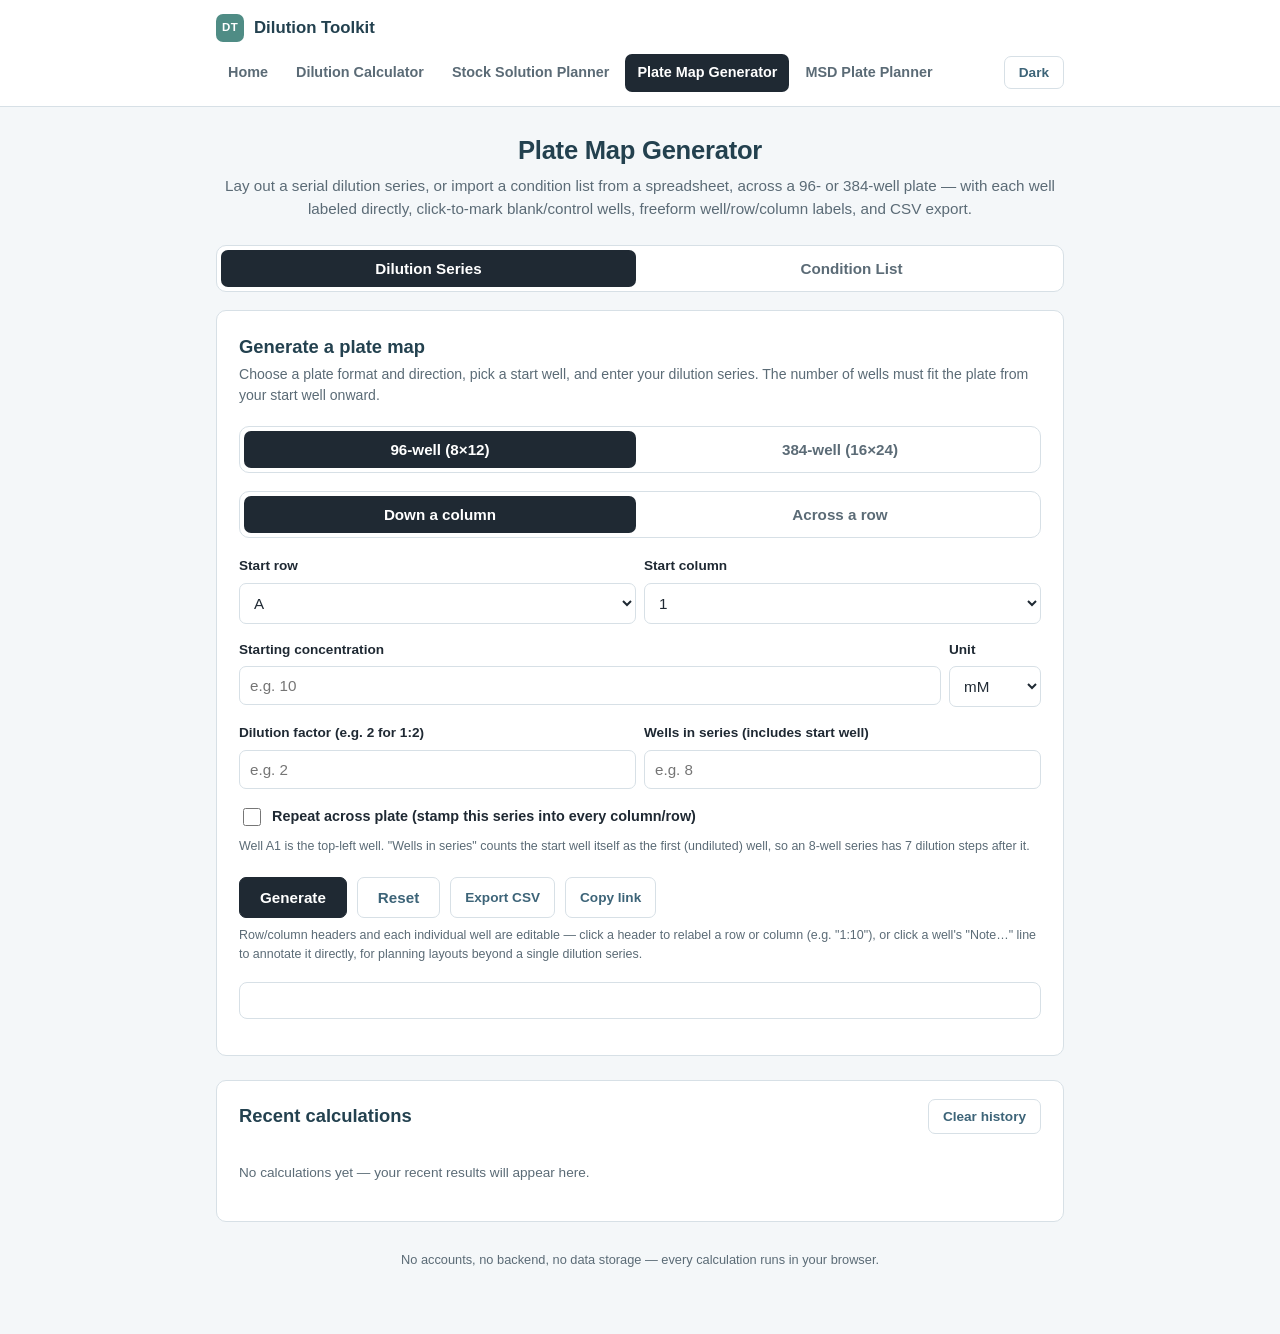
<file: plate-map.html>
<!DOCTYPE html>
<html lang="en">
<head>
<meta charset="UTF-8">
<meta name="viewport" content="width=device-width, initial-scale=1.0">
<title>Plate Map Generator</title>
<link rel="stylesheet" href="shared.css">
<link rel="icon" href="data:image/svg+xml,<svg xmlns=%22http://www.w3.org/2000/svg%22 viewBox=%220 0 100 100%22><text y=%22.9em%22 font-size=%2290%22>🧪</text></svg>">
<script>
// Applied before first paint to avoid a flash of the wrong theme.
(function() {
  try {
    var t = localStorage.getItem('dilutionToolkit.theme');
    if (!t) {
      t = (window.matchMedia && window.matchMedia('(prefers-color-scheme: dark)').matches) ? 'dark' : 'light';
    }
    document.documentElement.setAttribute('data-theme', t);
  } catch (e) {}
})();
</script>
</head>
<body>
<header class="navbar">
  <div class="nav-inner">
    <a class="nav-brand" href="index.html"><span class="brand-mark">DT</span> Dilution Toolkit</a>
    <nav class="nav-links">
      <a href="index.html">Home</a>
      <a href="dilution.html">Dilution Calculator</a>
      <a href="stock-solution.html">Stock Solution Planner</a>
      <a href="plate-map.html" aria-current="page">Plate Map Generator</a>
      <a href="msd-plate.html">MSD Plate Planner</a>
    </nav>
    <button class="theme-toggle" id="theme-toggle" type="button" aria-label="Toggle dark mode">Dark</button>
  </div>
</header>

<div class="wrap">
  <header class="page-header">
    <h1>Plate Map Generator</h1>
    <p>Lay out a serial dilution series, or import a condition list from a spreadsheet, across a 96- or 384-well plate — with each well labeled directly, click-to-mark blank/control wells, freeform well/row/column labels, and CSV export.</p>
  </header>

  <div class="tabs">
    <button class="tab active" data-mode="dilution" type="button">Dilution Series</button>
    <button class="tab" data-mode="condition" type="button">Condition List</button>
  </div>

  <section class="panel active" id="dilution-panel">
    <h2>Generate a plate map</h2>
    <p class="panel-sub">Choose a plate format and direction, pick a start well, and enter your dilution series. The number of wells must fit the plate from your start well onward.</p>

    <div class="mode-tabs" id="pm-format-tabs">
      <button class="tab active" data-format="96" type="button">96-well (8×12)</button>
      <button class="tab" data-format="384" type="button">384-well (16×24)</button>
    </div>

    <div class="mode-tabs" id="pm-direction-tabs">
      <button class="tab active" data-direction="down" type="button">Down a column</button>
      <button class="tab" data-direction="across" type="button">Across a row</button>
    </div>

    <div class="field-row" style="grid-template-columns:1fr 1fr;">
      <div class="field">
        <label for="pm-start-row">Start row</label>
        <select id="pm-start-row"></select>
      </div>
      <div class="field">
        <label for="pm-start-col">Start column</label>
        <select id="pm-start-col"></select>
      </div>
    </div>

    <div class="field-row">
      <div class="field">
        <label for="pm-stock">Starting concentration</label>
        <input type="number" id="pm-stock" placeholder="e.g. 10" step="any" min="0">
      </div>
      <div class="field">
        <label for="pm-stock-unit">Unit</label>
        <select id="pm-stock-unit">
          <option value="nM">nM</option>
          <option value="µM">µM</option>
          <option value="mM" selected>mM</option>
          <option value="M">M</option>
          <option value="ng/mL">ng/mL</option>
          <option value="µg/mL">µg/mL</option>
          <option value="mg/mL">mg/mL</option>
          <option value="pg/mL">pg/mL</option>
        </select>
      </div>
    </div>

    <div class="field-row" style="grid-template-columns:1fr 1fr;">
      <div class="field">
        <label for="pm-factor">Dilution factor (e.g. 2 for 1:2)</label>
        <input type="number" id="pm-factor" placeholder="e.g. 2" step="any" min="1">
      </div>
      <div class="field">
        <label for="pm-steps">Wells in series (includes start well)</label>
        <input type="number" id="pm-steps" placeholder="e.g. 8" step="1" min="1">
      </div>
    </div>

    <div class="checkbox-field">
      <input type="checkbox" id="pm-replicate">
      <label for="pm-replicate">Repeat across plate (stamp this series into every column/row)</label>
    </div>

    <p class="hint">Well A1 is the top-left well. "Wells in series" counts the start well itself as the first (undiluted) well, so an 8-well series has 7 dilution steps after it.</p>

    <div class="btn-row">
      <button class="primary" type="button" id="pm-generate">Generate</button>
      <button class="secondary" type="button" id="pm-reset">Reset</button>
      <button class="btn-icon" type="button" id="pm-export-csv">Export CSV</button>
      <button class="btn-icon" type="button" id="pm-share">Copy link</button>
    </div>
    <p class="hint" id="pm-share-url"></p>

    <div class="error-box" id="pm-error"></div>

    <p class="hint">Row/column headers and each individual well are editable — click a header to relabel a row or column (e.g. "1:10"), or click a well's "Note…" line to annotate it directly, for planning layouts beyond a single dilution series.</p>

    <div class="plate-scroll">
      <div class="plate-grid" id="pm-grid"></div>
    </div>
    <div class="plate-legend" id="pm-legend"></div>
  </section>

  <section class="panel" id="condition-panel">
    <h2>Generate a plate plan from a condition list</h2>
    <p class="panel-sub">Upload a spreadsheet with a list of conditions/treatments — one row per replicate, or one row per condition plus a replicate-count column — and tell the tool which columns matter. Works with a messy real lab spreadsheet: pick the worksheet and columns that actually hold your data, everything else is ignored.</p>

    <div class="field-row" style="grid-template-columns:1fr;">
      <div class="field">
        <label for="pmc-file">Spreadsheet (CSV or Excel)</label>
        <input type="file" id="pmc-file" accept=".csv,text/csv,.xlsx,.xls,application/vnd.openxmlformats-officedocument.spreadsheetml.sheet,application/vnd.ms-excel">
      </div>
    </div>

    <div class="field-row" style="grid-template-columns:1fr; display:none;" id="pmc-sheet-row">
      <div class="field">
        <label for="pmc-sheet">Worksheet</label>
        <select id="pmc-sheet"></select>
      </div>
    </div>

    <div class="table-scroll" id="pmc-preview-wrap" style="display:none;">
      <table id="pmc-preview-table"></table>
    </div>

    <div class="field-row" style="grid-template-columns:1fr;">
      <div class="field">
        <label for="pmc-skiprows">Skip this many rows at the top (header row, or anything else before the real data starts)</label>
        <input type="number" id="pmc-skiprows" value="1" step="1" min="0">
      </div>
    </div>

    <p class="hint">Tell the tool which column holds what — read the letters off the preview table above.</p>

    <div class="field-row" style="grid-template-columns:1fr 1fr 1fr;">
      <div class="field">
        <label for="pmc-col-label">Condition/label column</label>
        <input type="text" id="pmc-col-label" placeholder="e.g. B" maxlength="3">
      </div>
      <div class="field">
        <label for="pmc-col-count">Replicate count column (optional)</label>
        <input type="text" id="pmc-col-count" placeholder="e.g. D" maxlength="3">
      </div>
      <div class="field">
        <label for="pmc-col-note">Note column (optional)</label>
        <input type="text" id="pmc-col-note" placeholder="e.g. E" maxlength="3">
      </div>
    </div>
    <p class="hint">Leave "Replicate count column" blank if the sheet already has one row per replicate (e.g. the same condition listed twice for a duplicate) — that's how a plate-plan sheet is usually laid out already.</p>

    <div class="mode-tabs" id="pmc-format-tabs">
      <button class="tab active" data-format="96" type="button">96-well (8×12)</button>
      <button class="tab" data-format="384" type="button">384-well (16×24)</button>
    </div>

    <div class="mode-tabs" id="pmc-direction-tabs">
      <button class="tab active" data-direction="down" type="button">Down a column</button>
      <button class="tab" data-direction="across" type="button">Across a row</button>
    </div>

    <div class="field-row" style="grid-template-columns:1fr 1fr;">
      <div class="field">
        <label for="pmc-start-row">Start row</label>
        <select id="pmc-start-row"></select>
      </div>
      <div class="field">
        <label for="pmc-start-col">Start column</label>
        <select id="pmc-start-col"></select>
      </div>
    </div>

    <p class="hint">Conditions fill sequentially from the start well, wrapping into the next column (or row) once one fills — the same way you'd place a numbered list onto a plate by hand.</p>

    <div class="btn-row">
      <button class="primary" type="button" id="pmc-generate">Generate</button>
      <button class="secondary" type="button" id="pmc-reset">Reset</button>
      <button class="btn-icon" type="button" id="pmc-export-csv">Export CSV</button>
    </div>
    <p class="hint">This tab doesn't yet support share links, since the plan comes from an uploaded file rather than typed-in numbers — export CSV to keep a copy.</p>

    <div class="error-box" id="pmc-error"></div>

    <p class="hint">Row/column headers and each individual well are editable, same as the Dilution Series tab — click a header to relabel it, or a well's "Note…" line to annotate it (pre-filled from your Note column, if you mapped one).</p>

    <div class="plate-scroll">
      <div class="plate-grid" id="pmc-grid"></div>
    </div>
  </section>

  <section class="history-panel">
    <div class="history-panel-head">
      <h2>Recent calculations</h2>
      <button class="btn-icon" type="button" id="history-clear">Clear history</button>
    </div>
    <ul class="history-list" id="history-list"></ul>
    <p class="history-empty" id="history-empty">No calculations yet — your recent results will appear here.</p>
  </section>

  <footer class="page-footer">No accounts, no backend, no data storage — every calculation runs in your browser.</footer>
</div>

<!-- SheetJS (xlsx) — reads .xlsx/.xls files entirely client-side for the Condition
     List tab's spreadsheet import. Loaded with `defer` so it never blocks page
     render; the import handler checks for it at parse time and falls back to a
     clear message (pointing to CSV) if it failed to load. -->
<script src="https://cdn.sheetjs.com/xlsx-0.20.3/package/dist/xlsx.full.min.js" defer></script>
<script src="shared.js"></script>
<script>
/* =========================================================================
   DOM BINDINGS
   Wires the calculation engine (shared.js) to this page.
   ========================================================================= */

function showError(box, message) {
  box.textContent = message;
  box.classList.add('show');
}
function hideError(box) {
  box.classList.remove('show');
  box.textContent = '';
}
function flashButton(btn, text, revertText) {
  const original = revertText || btn.textContent;
  btn.textContent = text;
  setTimeout(() => { btn.textContent = original; }, 1600);
}
// Grows a .well-note textarea to fit its content (no fixed row count, no
// internal scrollbar) — called on input and once right after each is placed
// in the DOM so pre-filled notes (from a share link) start sized correctly.
function autoSizeWellNote(el) {
  el.style.height = 'auto';
  el.style.height = el.scrollHeight + 'px';
}
function renderHistory() {
  const list = getHistory();
  const listEl = document.getElementById('history-list');
  const emptyEl = document.getElementById('history-empty');
  listEl.innerHTML = '';
  if (list.length === 0) {
    emptyEl.style.display = 'block';
    return;
  }
  emptyEl.style.display = 'none';
  list.forEach(entry => {
    const li = document.createElement('li');
    const a = document.createElement('a');
    a.className = 'history-item';
    a.href = entry.url;
    a.innerHTML = `${entry.label}<span class="ts">${new Date(entry.ts).toLocaleString()}</span>`;
    li.appendChild(a);
    listEl.appendChild(li);
  });
}
document.getElementById('history-clear').addEventListener('click', () => {
  clearHistory();
  renderHistory();
});

// --- Top-level tab switching (Dilution Series / Condition List) ---
document.querySelectorAll('.wrap > .tabs .tab').forEach(tab => {
  tab.addEventListener('click', () => {
    document.querySelectorAll('.wrap > .tabs .tab').forEach(t => t.classList.remove('active'));
    document.querySelectorAll('.wrap > .panel').forEach(p => p.classList.remove('active'));
    tab.classList.add('active');
    document.getElementById(tab.dataset.mode + '-panel').classList.add('active');
  });
});

/* ------------------------- Plate map ------------------------- */

const pmError = document.getElementById('pm-error');
const pmGrid = document.getElementById('pm-grid');
const pmLegend = document.getElementById('pm-legend');

let lastPlateWells = null;
let lastPlateRows = null;
let lastPlateCols = null;
let lastPlateFormat = null;

// Freeform custom row/column labels (see shared.css .plate-label-input).
// Index i = row/column i; '' means "use the default A-H / 1-12 label".
// Sized to the current format and resized (preserving overlap) whenever the
// format changes, so switching 96<->384 doesn't silently discard labels that
// still apply.
let rowLabels = [];
let colLabels = [];

// Freeform per-well notes (see shared.css .well-note) — wellId ("A1") -> text.
// Independent of format, since well IDs are self-describing; switching
// 96<->384 just naturally shows/hides whichever IDs exist on that format.
let wellNotes = {};

function currentFormat() {
  return document.querySelector('#pm-format-tabs .tab.active').dataset.format;
}
function currentDirection() {
  return document.querySelector('#pm-direction-tabs .tab.active').dataset.direction;
}

function resizeLabelArrays(format) {
  const { rows, cols } = PLATE_FORMATS[format];
  rowLabels = Array.from({ length: rows }, (_, i) => rowLabels[i] || '');
  colLabels = Array.from({ length: cols }, (_, i) => colLabels[i] || '');
}

function clearLabelArrays(format) {
  const { rows, cols } = PLATE_FORMATS[format];
  rowLabels = new Array(rows).fill('');
  colLabels = new Array(cols).fill('');
}

function repopulateStartWellOptions() {
  const format = currentFormat();
  const { rows, cols } = PLATE_FORMATS[format];
  const rowSel = document.getElementById('pm-start-row');
  const colSel = document.getElementById('pm-start-col');
  const prevRow = rowSel.value;
  const prevCol = colSel.value;

  rowSel.innerHTML = '';
  for (let r = 0; r < rows; r++) {
    const opt = document.createElement('option');
    opt.value = r;
    opt.textContent = rowLetterFromIndex(r);
    rowSel.appendChild(opt);
  }
  colSel.innerHTML = '';
  for (let c = 0; c < cols; c++) {
    const opt = document.createElement('option');
    opt.value = c;
    opt.textContent = c + 1;
    colSel.appendChild(opt);
  }

  if (prevRow !== '' && Number(prevRow) < rows) rowSel.value = prevRow;
  if (prevCol !== '' && Number(prevCol) < cols) colSel.value = prevCol;
}

document.querySelectorAll('#pm-format-tabs .tab').forEach(tab => {
  tab.addEventListener('click', () => {
    document.querySelectorAll('#pm-format-tabs .tab').forEach(t => t.classList.remove('active'));
    tab.classList.add('active');
    repopulateStartWellOptions();
    resizeLabelArrays(currentFormat());
  });
});

document.querySelectorAll('#pm-direction-tabs .tab').forEach(tab => {
  tab.addEventListener('click', () => {
    document.querySelectorAll('#pm-direction-tabs .tab').forEach(t => t.classList.remove('active'));
    tab.classList.add('active');
  });
});

function buildPlateParams() {
  return {
    fmt: currentFormat(),
    dir: currentDirection(),
    sr: document.getElementById('pm-start-row').value,
    sc: document.getElementById('pm-start-col').value,
    stock: document.getElementById('pm-stock').value,
    stocku: document.getElementById('pm-stock-unit').value,
    factor: document.getElementById('pm-factor').value,
    steps: document.getElementById('pm-steps').value,
    rep: document.getElementById('pm-replicate').checked ? '1' : '',
    rlbl: encodeLabelOverrides(rowLabels),
    clbl: encodeLabelOverrides(colLabels),
    notes: encodeWellNotes(wellNotes)
  };
}

function renderPlateGrid() {
  pmGrid.innerHTML = '';
  pmGrid.dataset.format = lastPlateFormat;
  // Fixed column width (not minmax(_, 1fr)) so every column is exactly the
  // same width no matter how much a given well's content varies in length —
  // this is what keeps the grid reading as an evenly-spaced table.
  const cellWidth = lastPlateFormat === '384' ? '92px' : '132px';
  pmGrid.style.gridTemplateColumns = `36px repeat(${lastPlateCols}, ${cellWidth})`;

  const corner = document.createElement('div');
  corner.className = 'plate-corner';
  pmGrid.appendChild(corner);

  for (let c = 0; c < lastPlateCols; c++) {
    const label = document.createElement('div');
    label.className = 'plate-col-label';
    const input = document.createElement('input');
    input.type = 'text';
    input.className = 'plate-label-input';
    const defaultColLabel = String(c + 1);
    input.value = colLabels[c] || defaultColLabel;
    input.setAttribute('aria-label', `Column ${defaultColLabel} label`);
    input.addEventListener('input', () => {
      colLabels[c] = (input.value === defaultColLabel) ? '' : input.value;
    });
    label.appendChild(input);
    pmGrid.appendChild(label);
  }

  for (let r = 0; r < lastPlateRows; r++) {
    const rowLabel = document.createElement('div');
    rowLabel.className = 'plate-row-label';
    const rowInput = document.createElement('input');
    rowInput.type = 'text';
    rowInput.className = 'plate-label-input';
    const defaultRowLabel = rowLetterFromIndex(r);
    rowInput.value = rowLabels[r] || defaultRowLabel;
    rowInput.setAttribute('aria-label', `Row ${defaultRowLabel} label`);
    rowInput.addEventListener('input', () => {
      rowLabels[r] = (rowInput.value === defaultRowLabel) ? '' : rowInput.value;
    });
    rowLabel.appendChild(rowInput);
    pmGrid.appendChild(rowLabel);

    for (let c = 0; c < lastPlateCols; c++) {
      const w = lastPlateWells[r * lastPlateCols + c];
      const note = wellNotes[w.id] || '';
      const btn = document.createElement('div');
      btn.className = 'well clickable';
      btn.tabIndex = 0;

      // A well with a custom note is no longer "empty" from the plan's point
      // of view, even though nothing was computed for it — don't dash/fade it.
      if (w.state === 'empty' && !note) btn.classList.add('state-empty');
      // No fill colour on series wells — a colour gradient was tried here and
      // read as a hard-to-see solid fill rather than a subtle cue; each
      // well's exact concentration is already printed as text below, which
      // is the plain-bordered-table look this grid is going for.
      if (w.isBlank) btn.classList.add('is-blank');

      const idSpan = document.createElement('span');
      idSpan.className = 'well-id';
      idSpan.textContent = w.id;
      btn.appendChild(idSpan);

      if (w.state === 'series' && !w.isBlank) {
        const concSpan = document.createElement('span');
        concSpan.className = 'well-conc';
        concSpan.textContent = `${formatNumber(w.concValue)} ${w.concUnit}`;
        btn.appendChild(concSpan);
      }

      const noteInput = document.createElement('textarea');
      noteInput.className = 'well-note';
      noteInput.rows = 1;
      noteInput.placeholder = 'Note…';
      noteInput.value = note;
      noteInput.setAttribute('aria-label', `Note for well ${w.id}`);
      noteInput.addEventListener('input', () => {
        const val = noteInput.value;
        if (val.trim() === '') delete wellNotes[w.id];
        else wellNotes[w.id] = val;
        autoSizeWellNote(noteInput);
      });
      btn.appendChild(noteInput);

      const tooltip = w.isBlank
        ? `${w.id}: Blank`
        : w.state === 'series'
          ? `${w.id}: ${formatNumber(w.concValue)} ${w.concUnit}`
          : `${w.id}: Empty`;
      btn.title = tooltip;
      btn.setAttribute('aria-label', tooltip);

      // Click-to-toggle-blank still applies anywhere in the well EXCEPT the
      // note textarea, so typing/clicking to edit a note doesn't also flip
      // the well's blank state.
      btn.addEventListener('click', (e) => {
        if (e.target.closest('.well-note')) return;
        w.isBlank = !w.isBlank;
        renderPlateGrid();
      });

      pmGrid.appendChild(btn);
      autoSizeWellNote(noteInput);
    }
  }
}

function renderPlateLegend() {
  const seriesWells = lastPlateWells.filter(w => w.state === 'series');
  if (seriesWells.length === 0) {
    pmLegend.innerHTML = '';
    return;
  }
  const minWell = seriesWells.reduce((a, b) => (a.concBaseValue < b.concBaseValue ? a : b));
  const maxWell = seriesWells.reduce((a, b) => (a.concBaseValue > b.concBaseValue ? a : b));
  pmLegend.innerHTML = `
    <span>Lowest: ${formatNumber(minWell.concValue)} ${minWell.concUnit}</span>
    <span>Highest: ${formatNumber(maxWell.concValue)} ${maxWell.concUnit}</span>
  `;
}

document.getElementById('pm-generate').addEventListener('click', () => {
  hideError(pmError);

  const format = currentFormat();
  const direction = currentDirection();
  const startRow = parseInt(document.getElementById('pm-start-row').value, 10);
  const startCol = parseInt(document.getElementById('pm-start-col').value, 10);
  const startConc = parseFloat(document.getElementById('pm-stock').value);
  const startConcUnit = document.getElementById('pm-stock-unit').value;
  const dilutionFactor = parseFloat(document.getElementById('pm-factor').value);
  // parseFloat (not parseInt) so a non-integer entry fails generatePlateMap's
  // integer check instead of silently truncating.
  const steps = parseFloat(document.getElementById('pm-steps').value);
  const replicateAcrossPlate = document.getElementById('pm-replicate').checked;

  try {
    if (document.getElementById('pm-stock').value.trim() === '' ||
        document.getElementById('pm-factor').value.trim() === '' ||
        document.getElementById('pm-steps').value.trim() === '') {
      throw new Error('Please fill in all fields before generating.');
    }

    const map = generatePlateMap({
      format, direction, startRow, startCol,
      startConc, startConcUnit, dilutionFactor, steps, replicateAcrossPlate
    });

    const wells = map.wells.map(w => Object.assign({ isBlank: false }, w));

    lastPlateWells = wells;
    lastPlateRows = map.rows;
    lastPlateCols = map.cols;
    lastPlateFormat = map.format;

    renderPlateGrid();
    renderPlateLegend();

    const wellIdStart = wellId(startRow, startCol);
    const label = `Plate: ${format}-well, ${direction} from ${wellIdStart}, ${formatNumber(startConc)} ${startConcUnit} ×${formatNumber(dilutionFactor)}, ${steps} wells${replicateAcrossPlate ? ' (replicated)' : ''}`;
    pushHistory({ tool: 'Plate Map Generator', label, url: buildShareURL(buildPlateParams()) });
    renderHistory();
  } catch (err) {
    pmGrid.innerHTML = '';
    pmLegend.innerHTML = '';
    lastPlateWells = null;
    showError(pmError, err.message);
  }
});

document.getElementById('pm-reset').addEventListener('click', () => {
  document.querySelector('#pm-format-tabs .tab[data-format="96"]').click();
  document.querySelector('#pm-direction-tabs .tab[data-direction="down"]').click();
  document.getElementById('pm-stock').value = '';
  document.getElementById('pm-factor').value = '';
  document.getElementById('pm-steps').value = '';
  document.getElementById('pm-replicate').checked = false;
  document.getElementById('pm-share-url').textContent = '';
  clearLabelArrays(currentFormat());
  wellNotes = {};
  hideError(pmError);
  pmGrid.innerHTML = '';
  pmLegend.innerHTML = '';
  lastPlateWells = null;
});

document.getElementById('pm-export-csv').addEventListener('click', () => {
  if (!lastPlateWells) {
    showError(pmError, 'Generate a plate map first, then export.');
    return;
  }
  const rows = [['Well', 'Row', 'Row Label', 'Column', 'Column Label', 'State', 'Concentration', 'Note']];
  lastPlateWells.forEach(w => {
    const state = w.isBlank ? 'Blank' : (w.state === 'series' ? 'Series' : 'Empty');
    const conc = (w.state === 'series' && !w.isBlank) ? `${formatNumber(w.concValue)} ${w.concUnit}` : '';
    const rowLabel = rowLabels[w.rowIndex] || rowLetterFromIndex(w.rowIndex);
    const colLabel = colLabels[w.colIndex] || String(w.colIndex + 1);
    rows.push([w.id, rowLetterFromIndex(w.rowIndex), rowLabel, w.colIndex + 1, colLabel, state, conc, wellNotes[w.id] || '']);
  });
  downloadCSV('plate-map.csv', rows);
});

document.getElementById('pm-share').addEventListener('click', () => {
  const url = buildShareURL(buildPlateParams());
  document.getElementById('pm-share-url').textContent = 'Shareable link: ' + url;
  copyToClipboard(url).then(ok => {
    flashButton(document.getElementById('pm-share'), ok ? 'Copied!' : 'Copy link', 'Copy link');
  });
});

/* ------------------------- Share-link loader ------------------------- */

repopulateStartWellOptions();
resizeLabelArrays(currentFormat());

(function loadFromShareParams() {
  const params = parseShareParams();
  if (!params.has('fmt')) return;

  const formatBtn = document.querySelector(`#pm-format-tabs .tab[data-format="${params.get('fmt')}"]`);
  if (formatBtn) formatBtn.click();

  const direction = params.get('dir') || 'down';
  const dirBtn = document.querySelector(`#pm-direction-tabs .tab[data-direction="${direction}"]`);
  if (dirBtn) dirBtn.click();

  if (params.has('sr')) document.getElementById('pm-start-row').value = params.get('sr');
  if (params.has('sc')) document.getElementById('pm-start-col').value = params.get('sc');
  if (params.has('stock')) document.getElementById('pm-stock').value = params.get('stock');
  if (params.has('stocku')) document.getElementById('pm-stock-unit').value = params.get('stocku');
  if (params.has('factor')) document.getElementById('pm-factor').value = params.get('factor');
  if (params.has('steps')) document.getElementById('pm-steps').value = params.get('steps');
  document.getElementById('pm-replicate').checked = params.get('rep') === '1';

  // Format/direction .click() above already resized rowLabels/colLabels to
  // the right length for the shared format — decode on top of that.
  const { rows, cols } = PLATE_FORMATS[currentFormat()];
  rowLabels = decodeLabelOverrides(params.get('rlbl'), rows);
  colLabels = decodeLabelOverrides(params.get('clbl'), cols);
  wellNotes = decodeWellNotes(params.get('notes'));

  document.getElementById('pm-generate').click();
})();

/* ------------------------- Condition List (spreadsheet import) -------------------------
   A second, independent "tool" living on this page (same pattern as
   dilution.html's Simple/Serial tabs) — own state, own render function, own
   CSV export. Reuses .well/.well-note/.plate-label-input styling and the
   shared spreadsheet-import helpers in shared.js, but the underlying data
   shape (label+note per well, from an uploaded file) is different enough
   from the dilution-series wells that keeping this separate rather than
   forcing one shared renderer is the same tradeoff CLAUDE.md already
   documents for the rest of this site's intentional per-tool duplication. */

const pmcError = document.getElementById('pmc-error');
const pmcGrid = document.getElementById('pmc-grid');

let pmcWorkbook = null;   // SheetJS workbook, if the uploaded file was Excel
let pmcRows = null;       // currently selected sheet's raw rows (2D array) — CSV files populate this directly
let lastConditionWells = null;
let lastConditionRows = null;
let lastConditionCols = null;
let lastConditionFormat = null;

let pmcRowLabels = [];
let pmcColLabels = [];
let pmcWellNotes = {};

function pmcCurrentFormat() {
  return document.querySelector('#pmc-format-tabs .tab.active').dataset.format;
}
function pmcCurrentDirection() {
  return document.querySelector('#pmc-direction-tabs .tab.active').dataset.direction;
}
function pmcResizeLabelArrays(format) {
  const { rows, cols } = PLATE_FORMATS[format];
  pmcRowLabels = Array.from({ length: rows }, (_, i) => pmcRowLabels[i] || '');
  pmcColLabels = Array.from({ length: cols }, (_, i) => pmcColLabels[i] || '');
}
function pmcClearLabelArrays(format) {
  const { rows, cols } = PLATE_FORMATS[format];
  pmcRowLabels = new Array(rows).fill('');
  pmcColLabels = new Array(cols).fill('');
}
function pmcRepopulateStartWellOptions() {
  const format = pmcCurrentFormat();
  const { rows, cols } = PLATE_FORMATS[format];
  const rowSel = document.getElementById('pmc-start-row');
  const colSel = document.getElementById('pmc-start-col');
  const prevRow = rowSel.value;
  const prevCol = colSel.value;
  rowSel.innerHTML = '';
  for (let r = 0; r < rows; r++) {
    const opt = document.createElement('option');
    opt.value = r;
    opt.textContent = rowLetterFromIndex(r);
    rowSel.appendChild(opt);
  }
  colSel.innerHTML = '';
  for (let c = 0; c < cols; c++) {
    const opt = document.createElement('option');
    opt.value = c;
    opt.textContent = c + 1;
    colSel.appendChild(opt);
  }
  if (prevRow !== '' && Number(prevRow) < rows) rowSel.value = prevRow;
  if (prevCol !== '' && Number(prevCol) < cols) colSel.value = prevCol;
}

document.querySelectorAll('#pmc-format-tabs .tab').forEach(tab => {
  tab.addEventListener('click', () => {
    document.querySelectorAll('#pmc-format-tabs .tab').forEach(t => t.classList.remove('active'));
    tab.classList.add('active');
    pmcRepopulateStartWellOptions();
    pmcResizeLabelArrays(pmcCurrentFormat());
  });
});
document.querySelectorAll('#pmc-direction-tabs .tab').forEach(tab => {
  tab.addEventListener('click', () => {
    document.querySelectorAll('#pmc-direction-tabs .tab').forEach(t => t.classList.remove('active'));
    tab.classList.add('active');
  });
});
pmcRepopulateStartWellOptions();
pmcResizeLabelArrays(pmcCurrentFormat());

function pmcRenderPreviewTable(rows) {
  const wrap = document.getElementById('pmc-preview-wrap');
  const table = document.getElementById('pmc-preview-table');
  const previewRows = (rows || []).slice(0, 8);
  if (previewRows.length === 0) {
    wrap.style.display = 'none';
    return;
  }
  const maxCols = Math.max.apply(null, previewRows.map(r => r.length).concat([1]));
  let html = '<thead><tr><th></th>';
  for (let c = 0; c < maxCols; c++) html += `<th>${indexToSpreadsheetColumn(c)}</th>`;
  html += '</tr></thead><tbody>';
  previewRows.forEach((row, i) => {
    html += `<tr><td>${i + 1}</td>`;
    for (let c = 0; c < maxCols; c++) {
      const v = row[c];
      html += `<td>${(v === undefined || v === null || v === '') ? '' : String(v)}</td>`;
    }
    html += '</tr>';
  });
  html += '</tbody>';
  table.innerHTML = html;
  wrap.style.display = 'block';
}

function pmcPopulateSheetPicker(names) {
  const sel = document.getElementById('pmc-sheet');
  sel.innerHTML = '';
  names.forEach(n => {
    const opt = document.createElement('option');
    opt.value = n;
    opt.textContent = n;
    sel.appendChild(opt);
  });
  document.getElementById('pmc-sheet-row').style.display = names.length > 1 ? 'grid' : 'none';
}

function pmcLoadSelectedSheet() {
  if (!pmcWorkbook) return;
  const sheetName = document.getElementById('pmc-sheet').value || pmcWorkbook.SheetNames[0];
  pmcRows = readRowsFromWorkbookSheet(pmcWorkbook, sheetName);
  pmcRenderPreviewTable(pmcRows);
}
document.getElementById('pmc-sheet').addEventListener('change', pmcLoadSelectedSheet);

document.getElementById('pmc-file').addEventListener('change', async () => {
  hideError(pmcError);
  pmcWorkbook = null;
  pmcRows = null;
  document.getElementById('pmc-sheet-row').style.display = 'none';
  document.getElementById('pmc-preview-wrap').style.display = 'none';
  const fileInput = document.getElementById('pmc-file');
  if (!fileInput.files || fileInput.files.length === 0) return;
  const file = fileInput.files[0];
  try {
    if (isExcelFile(file)) {
      pmcWorkbook = await readWorkbookFromFile(file);
      pmcPopulateSheetPicker(pmcWorkbook.SheetNames);
      pmcLoadSelectedSheet();
    } else {
      const text = await readFileAsText(file);
      pmcRows = readRowsFromCsvText(text);
      pmcRenderPreviewTable(pmcRows);
    }
  } catch (err) {
    showError(pmcError, err.message);
  }
});

function renderConditionGrid() {
  pmcGrid.innerHTML = '';
  pmcGrid.dataset.format = lastConditionFormat;
  const cellWidth = lastConditionFormat === '384' ? '92px' : '132px';
  pmcGrid.style.gridTemplateColumns = `36px repeat(${lastConditionCols}, ${cellWidth})`;

  const corner = document.createElement('div');
  corner.className = 'plate-corner';
  pmcGrid.appendChild(corner);

  for (let c = 0; c < lastConditionCols; c++) {
    const label = document.createElement('div');
    label.className = 'plate-col-label';
    const input = document.createElement('input');
    input.type = 'text';
    input.className = 'plate-label-input';
    const defaultColLabel = String(c + 1);
    input.value = pmcColLabels[c] || defaultColLabel;
    input.setAttribute('aria-label', `Column ${defaultColLabel} label`);
    input.addEventListener('input', () => {
      pmcColLabels[c] = (input.value === defaultColLabel) ? '' : input.value;
    });
    label.appendChild(input);
    pmcGrid.appendChild(label);
  }

  for (let r = 0; r < lastConditionRows; r++) {
    const rowLabel = document.createElement('div');
    rowLabel.className = 'plate-row-label';
    const rowInput = document.createElement('input');
    rowInput.type = 'text';
    rowInput.className = 'plate-label-input';
    const defaultRowLabel = rowLetterFromIndex(r);
    rowInput.value = pmcRowLabels[r] || defaultRowLabel;
    rowInput.setAttribute('aria-label', `Row ${defaultRowLabel} label`);
    rowInput.addEventListener('input', () => {
      pmcRowLabels[r] = (rowInput.value === defaultRowLabel) ? '' : rowInput.value;
    });
    rowLabel.appendChild(rowInput);
    pmcGrid.appendChild(rowLabel);

    for (let c = 0; c < lastConditionCols; c++) {
      const w = lastConditionWells[r * lastConditionCols + c];
      const note = pmcWellNotes[w.id] || '';
      const btn = document.createElement('div');
      btn.className = 'well';
      btn.tabIndex = 0;

      if (w.state === 'empty' && !note) btn.classList.add('state-empty');

      const idSpan = document.createElement('span');
      idSpan.className = 'well-id';
      idSpan.textContent = w.id;
      btn.appendChild(idSpan);

      if (w.state === 'entry') {
        const labelSpan = document.createElement('span');
        labelSpan.className = 'well-label';
        labelSpan.textContent = w.label;
        btn.appendChild(labelSpan);
      }

      const noteInput = document.createElement('textarea');
      noteInput.className = 'well-note';
      noteInput.rows = 1;
      noteInput.placeholder = 'Note…';
      noteInput.value = note;
      noteInput.setAttribute('aria-label', `Note for well ${w.id}`);
      noteInput.addEventListener('input', () => {
        const val = noteInput.value;
        if (val.trim() === '') delete pmcWellNotes[w.id];
        else pmcWellNotes[w.id] = val;
        autoSizeWellNote(noteInput);
      });
      btn.appendChild(noteInput);

      const tooltip = w.state === 'entry' ? `${w.id}: ${w.label}` : `${w.id}: Empty`;
      btn.title = tooltip;
      btn.setAttribute('aria-label', tooltip);

      pmcGrid.appendChild(btn);
      autoSizeWellNote(noteInput);
    }
  }
}

document.getElementById('pmc-generate').addEventListener('click', () => {
  hideError(pmcError);
  try {
    if (!pmcRows || pmcRows.length === 0) {
      throw new Error('Upload a spreadsheet first.');
    }

    const labelColRaw = document.getElementById('pmc-col-label').value.trim();
    if (labelColRaw === '') throw new Error('Enter the condition/label column letter.');
    const labelCol = spreadsheetColumnToIndex(labelColRaw);

    const countColRaw = document.getElementById('pmc-col-count').value.trim();
    const countCol = countColRaw === '' ? null : spreadsheetColumnToIndex(countColRaw);

    const noteColRaw = document.getElementById('pmc-col-note').value.trim();
    const noteCol = noteColRaw === '' ? null : spreadsheetColumnToIndex(noteColRaw);

    const skipRowsRaw = document.getElementById('pmc-skiprows').value;
    const skipRows = skipRowsRaw.trim() === '' ? 0 : parseInt(skipRowsRaw, 10);
    if (!Number.isInteger(skipRows) || skipRows < 0) {
      throw new Error('"Skip this many rows" must be a whole number of 0 or more.');
    }

    const entries = mapRowsToConditions(pmcRows, { labelCol, countCol, noteCol }, skipRows);

    const format = pmcCurrentFormat();
    const direction = pmcCurrentDirection();
    const startRow = parseInt(document.getElementById('pmc-start-row').value, 10);
    const startCol = parseInt(document.getElementById('pmc-start-col').value, 10);

    const map = layoutConditionList({ format, direction, startRow, startCol, entries });

    lastConditionWells = map.wells;
    lastConditionRows = map.rows;
    lastConditionCols = map.cols;
    lastConditionFormat = map.format;

    // Pre-fill well notes from the imported note column, without clobbering
    // any notes the user has since hand-edited for the same well IDs (e.g.
    // re-generating after fixing a column letter shouldn't wipe edits).
    map.wells.forEach(w => {
      if (w.state === 'entry' && w.note && !(w.id in pmcWellNotes)) {
        pmcWellNotes[w.id] = w.note;
      }
    });

    renderConditionGrid();

    const fileName = (document.getElementById('pmc-file').files[0] || {}).name || 'uploaded file';
    const label = `Condition list: ${entries.length} wells from "${fileName}"`;
    pushHistory({ tool: 'Plate Map Generator', label, url: window.location.origin + window.location.pathname });
    renderHistory();
  } catch (err) {
    pmcGrid.innerHTML = '';
    lastConditionWells = null;
    showError(pmcError, err.message);
  }
});

document.getElementById('pmc-reset').addEventListener('click', () => {
  document.querySelector('#pmc-format-tabs .tab[data-format="96"]').click();
  document.querySelector('#pmc-direction-tabs .tab[data-direction="down"]').click();
  document.getElementById('pmc-file').value = '';
  document.getElementById('pmc-sheet').innerHTML = '';
  document.getElementById('pmc-sheet-row').style.display = 'none';
  document.getElementById('pmc-preview-wrap').style.display = 'none';
  document.getElementById('pmc-preview-table').innerHTML = '';
  document.getElementById('pmc-skiprows').value = '1';
  document.getElementById('pmc-col-label').value = '';
  document.getElementById('pmc-col-count').value = '';
  document.getElementById('pmc-col-note').value = '';
  pmcWorkbook = null;
  pmcRows = null;
  pmcClearLabelArrays(pmcCurrentFormat());
  pmcWellNotes = {};
  hideError(pmcError);
  pmcGrid.innerHTML = '';
  lastConditionWells = null;
});

document.getElementById('pmc-export-csv').addEventListener('click', () => {
  if (!lastConditionWells) {
    showError(pmcError, 'Generate a plate plan first, then export.');
    return;
  }
  const rows = [['Well', 'Row', 'Row Label', 'Column', 'Column Label', 'Condition', 'Note']];
  lastConditionWells.forEach(w => {
    const rowLabel = pmcRowLabels[w.rowIndex] || rowLetterFromIndex(w.rowIndex);
    const colLabel = pmcColLabels[w.colIndex] || String(w.colIndex + 1);
    rows.push([w.id, rowLetterFromIndex(w.rowIndex), rowLabel, w.colIndex + 1, colLabel, w.state === 'entry' ? w.label : '', pmcWellNotes[w.id] || '']);
  });
  downloadCSV('condition-plate-plan.csv', rows);
});

initTheme();
renderHistory();
</script>
</body>
</html>
</file>
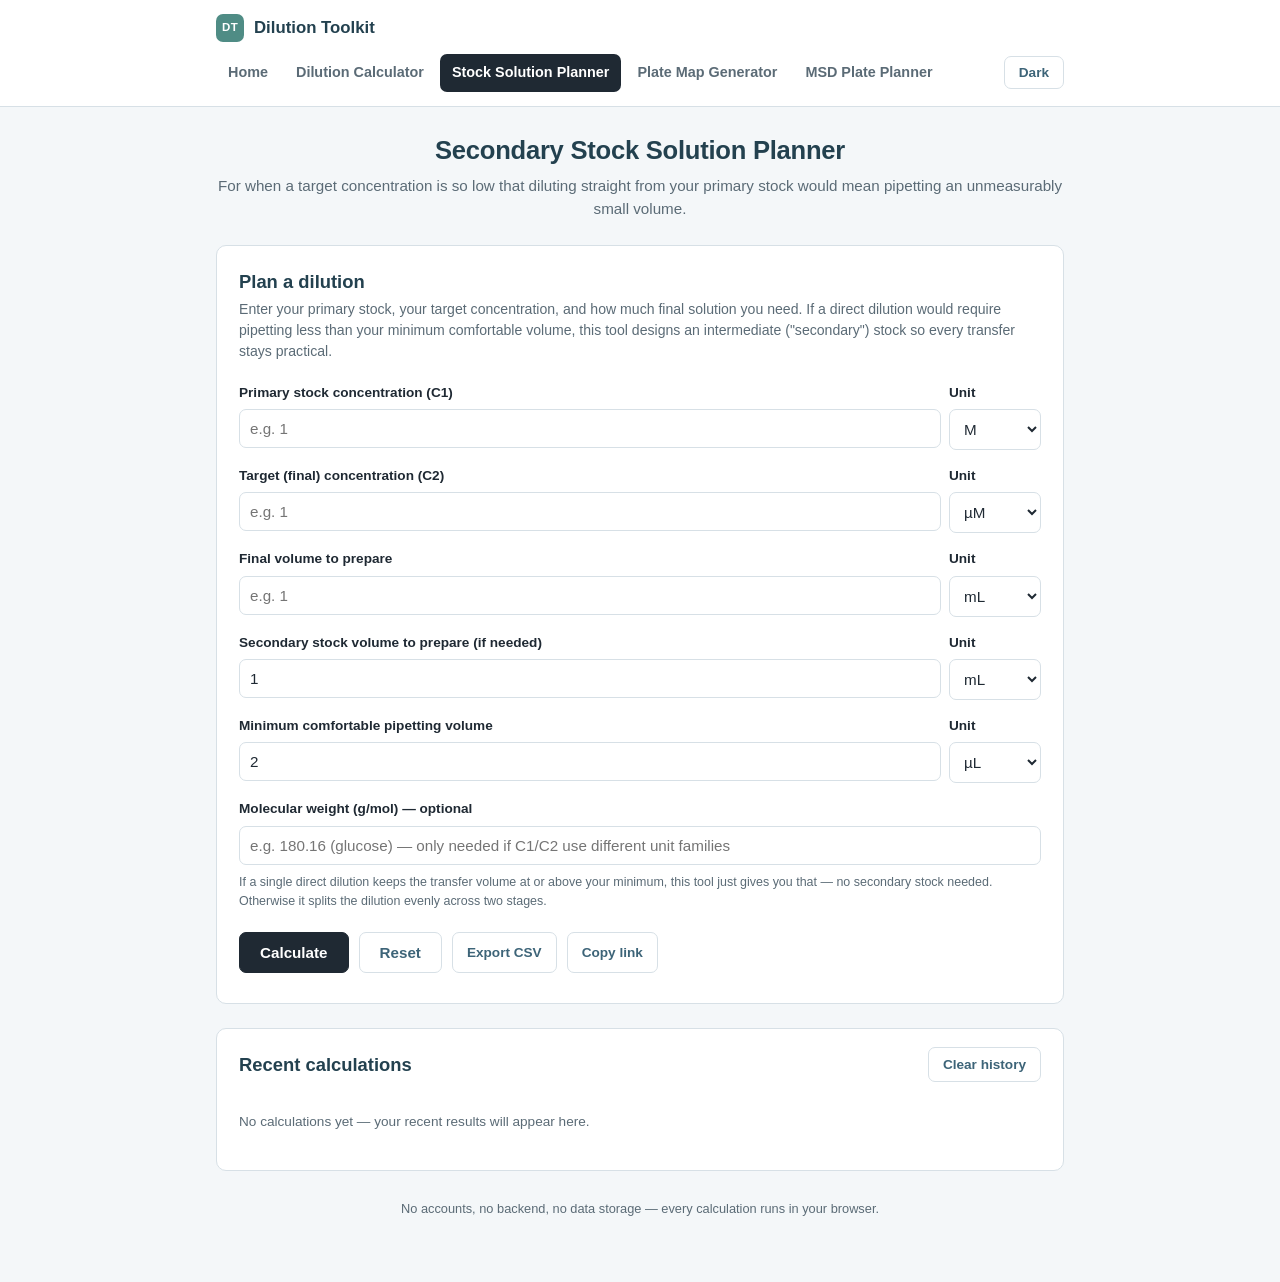
<file: stock-solution.html>
<!DOCTYPE html>
<html lang="en">
<head>
<meta charset="UTF-8">
<meta name="viewport" content="width=device-width, initial-scale=1.0">
<title>Secondary Stock Solution Planner</title>
<link rel="stylesheet" href="shared.css">
<link rel="icon" href="data:image/svg+xml,<svg xmlns=%22http://www.w3.org/2000/svg%22 viewBox=%220 0 100 100%22><text y=%22.9em%22 font-size=%2290%22>🧪</text></svg>">
<script>
// Applied before first paint to avoid a flash of the wrong theme.
(function() {
  try {
    var t = localStorage.getItem('dilutionToolkit.theme');
    if (!t) {
      t = (window.matchMedia && window.matchMedia('(prefers-color-scheme: dark)').matches) ? 'dark' : 'light';
    }
    document.documentElement.setAttribute('data-theme', t);
  } catch (e) {}
})();
</script>
</head>
<body>
<header class="navbar">
  <div class="nav-inner">
    <a class="nav-brand" href="index.html"><span class="brand-mark">DT</span> Dilution Toolkit</a>
    <nav class="nav-links">
      <a href="index.html">Home</a>
      <a href="dilution.html">Dilution Calculator</a>
      <a href="stock-solution.html" aria-current="page">Stock Solution Planner</a>
      <a href="plate-map.html">Plate Map Generator</a>
      <a href="msd-plate.html">MSD Plate Planner</a>
    </nav>
    <button class="theme-toggle" id="theme-toggle" type="button" aria-label="Toggle dark mode">Dark</button>
  </div>
</header>

<div class="wrap">
  <header class="page-header">
    <h1>Secondary Stock Solution Planner</h1>
    <p>For when a target concentration is so low that diluting straight from your primary stock would mean pipetting an unmeasurably small volume.</p>
  </header>

  <section class="panel active">
    <h2>Plan a dilution</h2>
    <p class="panel-sub">Enter your primary stock, your target concentration, and how much final solution you need. If a direct dilution would require pipetting less than your minimum comfortable volume, this tool designs an intermediate ("secondary") stock so every transfer stays practical.</p>

    <div class="field-row">
      <div class="field">
        <label for="ss-c1">Primary stock concentration (C1)</label>
        <input type="number" id="ss-c1" placeholder="e.g. 1" step="any" min="0">
      </div>
      <div class="field">
        <label for="ss-c1-unit">Unit</label>
        <select id="ss-c1-unit">
          <option value="nM">nM</option>
          <option value="µM">µM</option>
          <option value="mM">mM</option>
          <option value="M" selected>M</option>
          <option value="ng/mL">ng/mL</option>
          <option value="µg/mL">µg/mL</option>
          <option value="mg/mL">mg/mL</option>
          <option value="pg/mL">pg/mL</option>
        </select>
      </div>
    </div>

    <div class="field-row">
      <div class="field">
        <label for="ss-c2">Target (final) concentration (C2)</label>
        <input type="number" id="ss-c2" placeholder="e.g. 1" step="any" min="0">
      </div>
      <div class="field">
        <label for="ss-c2-unit">Unit</label>
        <select id="ss-c2-unit">
          <option value="nM">nM</option>
          <option value="µM" selected>µM</option>
          <option value="mM">mM</option>
          <option value="M">M</option>
          <option value="ng/mL">ng/mL</option>
          <option value="µg/mL">µg/mL</option>
          <option value="mg/mL">mg/mL</option>
          <option value="pg/mL">pg/mL</option>
        </select>
      </div>
    </div>

    <div class="field-row">
      <div class="field">
        <label for="ss-fv">Final volume to prepare</label>
        <input type="number" id="ss-fv" placeholder="e.g. 1" step="any" min="0">
      </div>
      <div class="field">
        <label for="ss-fv-unit">Unit</label>
        <select id="ss-fv-unit">
          <option value="µL">µL</option>
          <option value="mL" selected>mL</option>
          <option value="L">L</option>
        </select>
      </div>
    </div>

    <div class="field-row">
      <div class="field">
        <label for="ss-iv">Secondary stock volume to prepare (if needed)</label>
        <input type="number" id="ss-iv" value="1" step="any" min="0">
      </div>
      <div class="field">
        <label for="ss-iv-unit">Unit</label>
        <select id="ss-iv-unit">
          <option value="µL">µL</option>
          <option value="mL" selected>mL</option>
          <option value="L">L</option>
        </select>
      </div>
    </div>

    <div class="field-row">
      <div class="field">
        <label for="ss-minp">Minimum comfortable pipetting volume</label>
        <input type="number" id="ss-minp" value="2" step="any" min="0">
      </div>
      <div class="field">
        <label for="ss-minp-unit">Unit</label>
        <select id="ss-minp-unit">
          <option value="µL" selected>µL</option>
          <option value="mL">mL</option>
          <option value="L">L</option>
        </select>
      </div>
    </div>

    <div class="field-row" style="grid-template-columns:1fr;">
      <div class="field">
        <label for="ss-mw">Molecular weight (g/mol) — optional</label>
        <input type="number" id="ss-mw" placeholder="e.g. 180.16 (glucose) — only needed if C1/C2 use different unit families" step="any" min="0">
      </div>
    </div>

    <p class="hint">If a single direct dilution keeps the transfer volume at or above your minimum, this tool just gives you that — no secondary stock needed. Otherwise it splits the dilution evenly across two stages.</p>

    <div class="btn-row">
      <button class="primary" type="button" id="ss-calc">Calculate</button>
      <button class="secondary" type="button" id="ss-reset">Reset</button>
      <button class="btn-icon" type="button" id="ss-export-csv">Export CSV</button>
      <button class="btn-icon" type="button" id="ss-share">Copy link</button>
    </div>
    <p class="hint" id="ss-share-url"></p>

    <div class="error-box" id="ss-error"></div>
    <div class="warn-box" id="ss-warn"></div>

    <div class="result-box" id="ss-result-direct">
      <h3>Direct dilution works</h3>
      <p class="panel-sub" style="margin-bottom:10px;">Your target transfer volume stays at or above your minimum pipetting volume — no secondary stock needed.</p>
      <div class="result-line"><span>Volume of primary stock to add</span><span class="value" id="ss-direct-v1">—</span></div>
      <div class="result-line"><span>Volume of diluent to add</span><span class="value" id="ss-direct-diluent">—</span></div>
    </div>

    <div class="result-box" id="ss-result-twostage">
      <h3>Two-stage dilution recipe</h3>
      <div class="stage-label">Step 1 — Make the secondary stock</div>
      <div class="result-line"><span>Secondary stock concentration</span><span class="value" id="ss-mid-conc">—</span></div>
      <div class="result-line"><span>Volume of primary stock to add</span><span class="value" id="ss-t1">—</span></div>
      <div class="result-line"><span>Volume of diluent to add</span><span class="value" id="ss-d1">—</span></div>
      <div class="stage-label">Step 2 — Dilute the secondary stock to your final target</div>
      <div class="result-line"><span>Volume of secondary stock to add</span><span class="value" id="ss-t2">—</span></div>
      <div class="result-line"><span>Volume of diluent to add</span><span class="value" id="ss-d2">—</span></div>
    </div>
  </section>

  <section class="history-panel">
    <div class="history-panel-head">
      <h2>Recent calculations</h2>
      <button class="btn-icon" type="button" id="history-clear">Clear history</button>
    </div>
    <ul class="history-list" id="history-list"></ul>
    <p class="history-empty" id="history-empty">No calculations yet — your recent results will appear here.</p>
  </section>

  <footer class="page-footer">No accounts, no backend, no data storage — every calculation runs in your browser.</footer>
</div>

<script src="shared.js"></script>
<script>
/* =========================================================================
   DOM BINDINGS
   ========================================================================= */

function showError(box, message) {
  box.textContent = message;
  box.classList.add('show');
}
function hideError(box) {
  box.classList.remove('show');
  box.textContent = '';
}
function flashButton(btn, text, revertText) {
  const original = revertText || btn.textContent;
  btn.textContent = text;
  setTimeout(() => { btn.textContent = original; }, 1600);
}
function renderHistory() {
  const list = getHistory();
  const listEl = document.getElementById('history-list');
  const emptyEl = document.getElementById('history-empty');
  listEl.innerHTML = '';
  if (list.length === 0) {
    emptyEl.style.display = 'block';
    return;
  }
  emptyEl.style.display = 'none';
  list.forEach(entry => {
    const li = document.createElement('li');
    const a = document.createElement('a');
    a.className = 'history-item';
    a.href = entry.url;
    a.innerHTML = `${entry.label}<span class="ts">${new Date(entry.ts).toLocaleString()}</span>`;
    li.appendChild(a);
    listEl.appendChild(li);
  });
}
document.getElementById('history-clear').addEventListener('click', () => {
  clearHistory();
  renderHistory();
});

const ssError = document.getElementById('ss-error');
const ssWarn = document.getElementById('ss-warn');
const ssResultDirect = document.getElementById('ss-result-direct');
const ssResultTwoStage = document.getElementById('ss-result-twostage');
let lastStockResult = null;

function buildStockParams() {
  return {
    c1: document.getElementById('ss-c1').value,
    c1u: document.getElementById('ss-c1-unit').value,
    c2: document.getElementById('ss-c2').value,
    c2u: document.getElementById('ss-c2-unit').value,
    fv: document.getElementById('ss-fv').value,
    fvu: document.getElementById('ss-fv-unit').value,
    iv: document.getElementById('ss-iv').value,
    ivu: document.getElementById('ss-iv-unit').value,
    minp: document.getElementById('ss-minp').value,
    minpu: document.getElementById('ss-minp-unit').value,
    mw: document.getElementById('ss-mw').value
  };
}

document.getElementById('ss-calc').addEventListener('click', () => {
  hideError(ssError);
  hideError(ssWarn);
  ssResultDirect.classList.remove('show');
  ssResultTwoStage.classList.remove('show');

  const c1 = parseFloat(document.getElementById('ss-c1').value);
  const c1Unit = document.getElementById('ss-c1-unit').value;
  const c2 = parseFloat(document.getElementById('ss-c2').value);
  const c2Unit = document.getElementById('ss-c2-unit').value;
  const finalVolume = parseFloat(document.getElementById('ss-fv').value);
  const finalVolumeUnit = document.getElementById('ss-fv-unit').value;
  const intermediateVolume = parseFloat(document.getElementById('ss-iv').value);
  const intermediateVolumeUnit = document.getElementById('ss-iv-unit').value;
  const minPipetteVolume = parseFloat(document.getElementById('ss-minp').value);
  const minPipetteVolumeUnit = document.getElementById('ss-minp-unit').value;
  const mwRaw = document.getElementById('ss-mw').value;
  const mwGramsPerMol = mwRaw.trim() === '' ? undefined : parseFloat(mwRaw);

  try {
    if (document.getElementById('ss-c1').value.trim() === '' ||
        document.getElementById('ss-c2').value.trim() === '' ||
        document.getElementById('ss-fv').value.trim() === '' ||
        document.getElementById('ss-iv').value.trim() === '' ||
        document.getElementById('ss-minp').value.trim() === '') {
      throw new Error('Please fill in all fields before calculating.');
    }

    const result = secondaryStockDilution({
      c1, c1Unit, c2, c2Unit,
      finalVolume, finalVolumeUnit,
      intermediateVolume, intermediateVolumeUnit,
      minPipetteVolume, minPipetteVolumeUnit,
      mwGramsPerMol
    });

    let historyLabel;

    if (result.mode === 'direct') {
      document.getElementById('ss-direct-v1').textContent = `${formatNumber(result.v1Value)} ${result.v1Unit}`;
      document.getElementById('ss-direct-diluent').textContent = `${formatNumber(result.diluentValue)} ${result.diluentUnit}`;
      ssResultDirect.classList.add('show');
      historyLabel = `Direct: ${formatNumber(c1)} ${c1Unit} → ${formatNumber(c2)} ${c2Unit} in ${formatNumber(finalVolume)} ${finalVolumeUnit}`;
    } else {
      document.getElementById('ss-mid-conc').textContent = `${formatNumber(result.secondaryStockConcValue)} ${result.secondaryStockConcUnit}`;
      document.getElementById('ss-t1').textContent = `${formatNumber(result.transfer1Value)} ${result.transfer1Unit}`;
      document.getElementById('ss-d1').textContent = `${formatNumber(result.diluent1Value)} ${result.diluent1Unit}`;
      document.getElementById('ss-t2').textContent = `${formatNumber(result.transfer2Value)} ${result.transfer2Unit}`;
      document.getElementById('ss-d2').textContent = `${formatNumber(result.diluent2Value)} ${result.diluent2Unit}`;
      ssResultTwoStage.classList.add('show');
      historyLabel = `Two-stage: ${formatNumber(c1)} ${c1Unit} → ${formatNumber(c2)} ${c2Unit} in ${formatNumber(finalVolume)} ${finalVolumeUnit}`;

      if (result.warnings && result.warnings.length > 0) {
        ssWarn.innerHTML = '<strong>Heads up:</strong><ul>' + result.warnings.map(w => `<li>${w}</li>`).join('') + '</ul>';
        ssWarn.classList.add('show');
      }
    }

    lastStockResult = result;
    pushHistory({
      tool: 'Stock Solution Planner',
      label: historyLabel,
      url: buildShareURL(buildStockParams())
    });
    renderHistory();
  } catch (err) {
    showError(ssError, err.message);
  }
});

document.getElementById('ss-reset').addEventListener('click', () => {
  document.getElementById('ss-c1').value = '';
  document.getElementById('ss-c2').value = '';
  document.getElementById('ss-fv').value = '';
  document.getElementById('ss-iv').value = '1';
  document.getElementById('ss-minp').value = '2';
  document.getElementById('ss-mw').value = '';
  document.getElementById('ss-share-url').textContent = '';
  hideError(ssError);
  hideError(ssWarn);
  ssResultDirect.classList.remove('show');
  ssResultTwoStage.classList.remove('show');
  lastStockResult = null;
});

document.getElementById('ss-export-csv').addEventListener('click', () => {
  if (!lastStockResult) {
    showError(ssError, 'Calculate a result first, then export.');
    return;
  }
  const rows = [['Field', 'Value']];
  rows.push(['Primary stock concentration (C1)', `${document.getElementById('ss-c1').value} ${document.getElementById('ss-c1-unit').value}`]);
  rows.push(['Target concentration (C2)', `${document.getElementById('ss-c2').value} ${document.getElementById('ss-c2-unit').value}`]);
  rows.push(['Final volume', `${document.getElementById('ss-fv').value} ${document.getElementById('ss-fv-unit').value}`]);
  rows.push(['Molecular weight (g/mol)', document.getElementById('ss-mw').value]);

  if (lastStockResult.mode === 'direct') {
    rows.push(['Mode', 'Direct dilution']);
    rows.push(['Volume of primary stock to add', document.getElementById('ss-direct-v1').textContent]);
    rows.push(['Volume of diluent to add', document.getElementById('ss-direct-diluent').textContent]);
  } else {
    rows.push(['Mode', 'Two-stage dilution']);
    rows.push(['Secondary stock concentration', document.getElementById('ss-mid-conc').textContent]);
    rows.push(['Step 1: Volume of primary stock to add', document.getElementById('ss-t1').textContent]);
    rows.push(['Step 1: Volume of diluent to add', document.getElementById('ss-d1').textContent]);
    rows.push(['Step 2: Volume of secondary stock to add', document.getElementById('ss-t2').textContent]);
    rows.push(['Step 2: Volume of diluent to add', document.getElementById('ss-d2').textContent]);
    if (lastStockResult.warnings && lastStockResult.warnings.length) {
      rows.push(['Warnings', lastStockResult.warnings.join(' | ')]);
    }
  }
  downloadCSV('secondary-stock-plan.csv', rows);
});

document.getElementById('ss-share').addEventListener('click', () => {
  const url = buildShareURL(buildStockParams());
  document.getElementById('ss-share-url').textContent = 'Shareable link: ' + url;
  copyToClipboard(url).then(ok => {
    flashButton(document.getElementById('ss-share'), ok ? 'Copied!' : 'Copy link', 'Copy link');
  });
});

// --- Share-link loader ---
(function loadFromShareParams() {
  const params = parseShareParams();
  if (!params.has('c1') && !params.has('c2')) return;

  if (params.has('c1')) document.getElementById('ss-c1').value = params.get('c1');
  if (params.has('c1u')) document.getElementById('ss-c1-unit').value = params.get('c1u');
  if (params.has('c2')) document.getElementById('ss-c2').value = params.get('c2');
  if (params.has('c2u')) document.getElementById('ss-c2-unit').value = params.get('c2u');
  if (params.has('fv')) document.getElementById('ss-fv').value = params.get('fv');
  if (params.has('fvu')) document.getElementById('ss-fv-unit').value = params.get('fvu');
  if (params.has('iv')) document.getElementById('ss-iv').value = params.get('iv');
  if (params.has('ivu')) document.getElementById('ss-iv-unit').value = params.get('ivu');
  if (params.has('minp')) document.getElementById('ss-minp').value = params.get('minp');
  if (params.has('minpu')) document.getElementById('ss-minp-unit').value = params.get('minpu');
  if (params.has('mw')) document.getElementById('ss-mw').value = params.get('mw');

  document.getElementById('ss-calc').click();
})();

initTheme();
renderHistory();
</script>
</body>
</html>
</file>
<file: shared.css>
/* =========================================================================
   Shared design system for the Dilution Toolkit
   Used by index.html, dilution.html, stock-solution.html, plate-map.html, msd-plate.html
   ========================================================================= */

:root {
  /* Muted, mostly-monochrome accent palette — used sparingly for text links,
     borders, and focus rings, never as large solid fills (see the "plain
     bordered lab-software grid" aesthetic in CLAUDE.md). */
  --blue-900: #23414f;
  --blue-700: #3d6478;
  --blue-600: #4a7690;
  --blue-100: #eef2f4;
  --teal-500: #4f8c85;
  --teal-600: #446f6a;
  --ink: #1f2933;
  --muted: #5b6b76;
  --border: #d7e0e6;
  --bg: #f4f7f9;
  --card: #ffffff;
  --error-bg: #fdecec;
  --error-border: #e6a4a4;
  --error-text: #9c2b2b;
  --ok-bg: #eaf7f0;
  --ok-border: #a9dcc0;
  --warn-bg: #fff8e6;
  --warn-border: #e8c468;
  --warn-text: #8a6300;
  --radius: 10px;
}

/* Dark palette — same hues, inverted for contrast. Applied via data-theme
   attribute on <html>, set as early as possible (inline head script) to
   avoid a flash of the wrong theme. */
:root[data-theme="dark"] {
  --blue-900: #d7e2e8;
  --blue-700: #8fb3c4;
  --blue-600: #7095a8;
  --blue-100: #1b2b33;
  --teal-500: #5fa89c;
  --teal-600: #4c8d82;
  --ink: #e6edf2;
  --muted: #93a4b0;
  --border: #2c3e4a;
  --bg: #0b1620;
  --card: #111f2b;
  --error-bg: #3a1414;
  --error-border: #7a3232;
  --error-text: #f4a3a3;
  --ok-bg: #0f2a1e;
  --ok-border: #2f6b4a;
  --warn-bg: #332608;
  --warn-border: #6b5323;
  --warn-text: #e8c468;
}

* { box-sizing: border-box; }

html, body {
  background: var(--bg);
}

body {
  margin: 0;
  font-family: -apple-system, BlinkMacSystemFont, "Segoe UI", Roboto, Helvetica, Arial, sans-serif;
  background: var(--bg);
  color: var(--ink);
  line-height: 1.5;
  transition: background 0.15s, color 0.15s;
}

.wrap {
  max-width: 880px;
  margin: 0 auto;
  padding: 24px 16px 64px;
}

header.page-header {
  text-align: center;
  margin-bottom: 24px;
}

header.page-header h1 {
  font-size: 1.6rem;
  margin: 0 0 6px;
  color: var(--blue-900);
  letter-spacing: -0.01em;
}

header.page-header p {
  margin: 0;
  color: var(--muted);
  font-size: 0.95rem;
}

/* ---------------------------- Nav bar ---------------------------- */

.navbar {
  background: var(--card);
  border-bottom: 1px solid var(--border);
}

.nav-inner {
  max-width: 880px;
  margin: 0 auto;
  padding: 14px 16px;
  display: flex;
  align-items: center;
  justify-content: space-between;
  gap: 12px;
  flex-wrap: wrap;
}

.nav-brand {
  display: flex;
  align-items: center;
  gap: 10px;
  font-weight: 700;
  color: var(--blue-900);
  text-decoration: none;
  font-size: 1.05rem;
}

.brand-mark {
  display: inline-flex;
  align-items: center;
  justify-content: center;
  width: 28px;
  height: 28px;
  border-radius: 7px;
  background: var(--teal-500);
  color: #fff;
  font-size: 0.72rem;
  font-weight: 700;
  letter-spacing: 0.02em;
}

.nav-links {
  display: flex;
  align-items: center;
  gap: 4px;
  flex-wrap: wrap;
}

.nav-links a {
  color: var(--muted);
  text-decoration: none;
  font-size: 0.9rem;
  font-weight: 600;
  padding: 8px 12px;
  border-radius: 7px;
  transition: background 0.15s, color 0.15s;
}

.nav-links a:hover {
  background: var(--bg);
  color: var(--ink);
}

.nav-links a[aria-current="page"] {
  background: var(--ink);
  color: var(--card);
}

.theme-toggle {
  background: transparent;
  border: 1px solid var(--border);
  border-radius: 7px;
  padding: 8px 14px;
  font-size: 0.85rem;
  font-weight: 600;
  cursor: pointer;
  display: inline-flex;
  align-items: center;
  justify-content: center;
  color: var(--blue-700);
  transition: background 0.15s;
}

.theme-toggle:hover {
  background: var(--blue-100);
}

@media (max-width: 640px) {
  .nav-inner { justify-content: center; }
  .nav-links { justify-content: center; }
}

/* ---------------------------- Tabs / panels ---------------------------- */

.tabs, .mode-tabs {
  display: flex;
  gap: 8px;
  margin-bottom: 18px;
  background: var(--card);
  border: 1px solid var(--border);
  border-radius: var(--radius);
  padding: 4px;
}

.tab {
  flex: 1;
  padding: 10px 12px;
  border: none;
  background: transparent;
  border-radius: 7px;
  font-size: 0.95rem;
  font-weight: 600;
  color: var(--muted);
  cursor: pointer;
  transition: background 0.15s, color 0.15s;
}

.tab.active {
  background: var(--ink);
  color: var(--card);
}

.panel {
  display: none;
  background: var(--card);
  border: 1px solid var(--border);
  border-radius: var(--radius);
  padding: 22px;
}

.panel.active {
  display: block;
}

h2 {
  font-size: 1.15rem;
  margin: 0 0 4px;
  color: var(--blue-900);
}

.panel-sub {
  margin: 0 0 20px;
  color: var(--muted);
  font-size: 0.88rem;
}

/* ---------------------------- Form fields ---------------------------- */

.field-row {
  display: grid;
  grid-template-columns: 1fr auto;
  gap: 8px;
  margin-bottom: 16px;
}

.field {
  display: flex;
  flex-direction: column;
  gap: 6px;
}

label {
  font-size: 0.85rem;
  font-weight: 600;
  color: var(--ink);
}

input[type="number"], input[type="text"], select {
  font-size: 0.95rem;
  padding: 10px 10px;
  border: 1px solid var(--border);
  border-radius: 7px;
  background: var(--card);
  color: var(--ink);
  font-family: inherit;
}

input[type="number"], input[type="text"] {
  width: 100%;
}

select {
  min-width: 92px;
}

input[type="file"] {
  font-size: 0.88rem;
  color: var(--ink);
  width: 100%;
  padding: 8px 0;
}

input[type="file"]::file-selector-button {
  font-family: inherit;
  font-size: 0.85rem;
  font-weight: 600;
  padding: 8px 14px;
  margin-right: 12px;
  border: 1px solid var(--border);
  border-radius: 7px;
  background: transparent;
  color: var(--blue-700);
  cursor: pointer;
}

input[type="file"]::file-selector-button:hover {
  background: var(--blue-100);
}

input:focus, select:focus {
  outline: none;
  border-color: var(--blue-600);
  box-shadow: 0 0 0 3px rgba(74, 118, 144, 0.18);
}

.hint {
  font-size: 0.78rem;
  color: var(--muted);
  margin-top: -8px;
  margin-bottom: 16px;
}

/* ---------------------------- Buttons ---------------------------- */

.btn-row {
  display: flex;
  gap: 10px;
  margin-top: 22px;
  flex-wrap: wrap;
}

button.primary {
  background: var(--ink);
  color: var(--card);
  border: 1px solid var(--ink);
  padding: 11px 20px;
  border-radius: 7px;
  font-size: 0.95rem;
  font-weight: 600;
  cursor: pointer;
  transition: opacity 0.15s;
}

button.primary:hover {
  opacity: 0.82;
}

button.secondary {
  background: transparent;
  color: var(--blue-700);
  border: 1px solid var(--border);
  padding: 11px 20px;
  border-radius: 7px;
  font-size: 0.95rem;
  font-weight: 600;
  cursor: pointer;
  transition: background 0.15s;
}

button.secondary:hover {
  background: var(--bg);
}

button.btn-icon {
  background: transparent;
  color: var(--blue-700);
  border: 1px solid var(--border);
  padding: 9px 14px;
  border-radius: 7px;
  font-size: 0.85rem;
  font-weight: 600;
  cursor: pointer;
  transition: background 0.15s;
  display: inline-flex;
  align-items: center;
  gap: 6px;
}

button.btn-icon:hover {
  background: var(--bg);
}

/* ---------------------------- Message boxes ---------------------------- */

.error-box, .warn-box {
  display: none;
  margin-top: 18px;
  padding: 12px 14px;
  border-radius: 7px;
  font-size: 0.9rem;
}

.error-box {
  background: var(--error-bg);
  border: 1px solid var(--error-border);
  color: var(--error-text);
}

.warn-box {
  background: var(--warn-bg);
  border: 1px solid var(--warn-border);
  color: var(--warn-text);
}

.error-box.show, .warn-box.show {
  display: block;
}

.warn-box ul {
  margin: 4px 0 0;
  padding-left: 18px;
}

.result-box {
  display: none;
  margin-top: 18px;
  background: var(--ok-bg);
  border: 1px solid var(--ok-border);
  border-radius: 8px;
  padding: 16px 18px;
}

.result-box.show {
  display: block;
}

.result-box h3 {
  margin: 0 0 10px;
  font-size: 1rem;
  color: var(--blue-900);
}

.result-line {
  display: flex;
  justify-content: space-between;
  padding: 6px 0;
  border-bottom: 1px dashed var(--ok-border);
  font-size: 0.95rem;
  gap: 12px;
}

.result-line:last-child {
  border-bottom: none;
}

.result-line .value {
  font-weight: 700;
  color: var(--blue-900);
  text-align: right;
}

.result-box .stage-label {
  font-weight: 700;
  color: var(--blue-900);
  margin: 14px 0 4px;
  font-size: 0.9rem;
}

.result-box .stage-label:first-of-type {
  margin-top: 0;
}

/* ---------------------------- Tables ---------------------------- */

.table-scroll {
  margin-top: 18px;
  overflow-x: auto;
  border: 1px solid var(--border);
  border-radius: 8px;
}

table {
  width: 100%;
  border-collapse: collapse;
  min-width: 480px;
}

thead th {
  background: var(--bg);
  color: var(--ink);
  text-align: left;
  padding: 10px 12px;
  font-size: 0.85rem;
  font-weight: 700;
  white-space: nowrap;
  border-bottom: 2px solid var(--border);
}

tbody td {
  padding: 10px 12px;
  font-size: 0.9rem;
  border-bottom: 1px solid var(--border);
  white-space: nowrap;
}

tbody tr:nth-child(even) {
  background: var(--bg);
}

tbody tr:last-child td {
  border-bottom: none;
}

/* ---------------------------- Chart ---------------------------- */

.chart-container {
  margin-top: 18px;
  border: 1px solid var(--border);
  border-radius: 8px;
  padding: 12px;
  background: var(--card);
}

.chart-container svg {
  width: 100%;
  height: auto;
  display: block;
}

.chart-container .chart-empty {
  text-align: center;
  color: var(--muted);
  font-size: 0.85rem;
  padding: 24px 0;
}

/* ---------------------------- Checkbox field ---------------------------- */

.checkbox-field {
  display: flex;
  align-items: center;
  gap: 8px;
  margin-bottom: 16px;
}

.checkbox-field input[type="checkbox"] {
  width: 18px;
  height: 18px;
  accent-color: var(--teal-500);
  cursor: pointer;
}

.checkbox-field label {
  font-weight: 600;
  font-size: 0.9rem;
  cursor: pointer;
}

/* ---------------------------- Plate map ---------------------------- */
/* Plain bordered-cell grid: thin borders, no solid colour fills. Wells size
   to their content (no fixed aspect-ratio) so every line of text — well ID,
   sample/standard label, full concentration with unit — stays fully visible
   with no truncation/ellipsis; text wraps instead of clipping. The grid
   grows accordingly and relies on .plate-scroll's horizontal scroll on
   narrow screens rather than squeezing cells down. */

.plate-scroll {
  margin-top: 18px;
  overflow-x: auto;
  border: 1px solid var(--border);
  border-radius: 8px;
  background: var(--card);
}

.plate-grid {
  display: inline-grid;
  gap: 4px;
  padding: 14px;
}

.plate-corner {
  /* blank top-left header cell */
}

.plate-col-label,
.plate-row-label {
  display: flex;
  align-items: center;
  justify-content: center;
  font-size: 0.72rem;
  font-weight: 700;
  color: var(--muted);
}

/* Freeform row/column label inputs — always editable, styled to blend in as
   plain text until hovered/focused so the header row still reads as a plain
   grid header by default. Defaults to the plate coordinate (A, B, ... / 1,
   2, ...) via the input's value, so nothing looks different until a user
   actually types over it. */
.plate-label-input {
  width: 100%;
  min-width: 0;
  text-align: center;
  font: inherit;
  font-size: inherit;
  font-weight: 700;
  color: var(--muted);
  background: transparent;
  border: 1px solid transparent;
  border-radius: 4px;
  padding: 3px 2px;
}

.plate-label-input:hover {
  border-color: var(--border);
}

.plate-label-input:focus {
  outline: none;
  border-color: var(--blue-600);
  background: var(--card);
  color: var(--ink);
  box-shadow: 0 0 0 2px rgba(74, 118, 144, 0.15);
}

/* Wells are plain divs, not buttons — a well can hold an editable note
   textarea (below), and nesting an <input>/<textarea> inside a <button> is
   invalid HTML. Column width is fixed in JS (grid-template-columns, per
   render function) rather than the old minmax(_, 1fr), so every column in
   the grid is exactly the same width regardless of content — the fix for
   cells looking unevenly sized/"jumbled" when content length varies a lot
   (e.g. a one-word standard label next to a long MLR treatment note). */
.well {
  border: 1px solid var(--border);
  border-radius: 6px;
  background: var(--card);
  cursor: default;
  display: flex;
  flex-direction: column;
  align-items: stretch;
  justify-content: flex-start;
  gap: 3px;
  font-size: 0.74rem;
  line-height: 1.25;
  padding: 8px 6px;
  min-height: 76px;
  color: var(--ink);
  text-align: center;
  white-space: normal;
  overflow-wrap: break-word;
  word-break: break-word;
  transition: border-color 0.1s, background 0.1s;
}

/* Plate Map Generator only: wells there are still click-to-toggle-blank
   (see plate-map.html's renderPlateGrid), so only that page's wells get the
   pointer cursor back. */
.well.clickable {
  cursor: pointer;
}

.well:hover {
  border-color: var(--blue-600);
  z-index: 1;
  position: relative;
}

.well .well-id {
  font-weight: 700;
  font-size: 0.66rem;
  letter-spacing: 0.03em;
  text-transform: uppercase;
  color: var(--muted);
}

.well .well-label {
  font-weight: 700;
  color: var(--ink);
}

.well .well-conc {
  color: var(--muted);
  font-size: 0.7rem;
}

/* Freeform per-well note — a blank-canvas annotation independent of (and
   additive to) whatever computed value the well already shows, so a plate
   plan can be hand-annotated the way a wet-lab MLR plan sheet is (e.g.
   a treatment ratio or dosing note). Auto-sized to its content by
   the page's autoSizeWellNote() helper, so it never internally scrolls.
   Blends in like the row/column label inputs — no visible box until
   hovered/focused — and always has room to grow since .well no longer
   forces a fixed height. */
.well-note {
  width: 100%;
  min-height: 1.2em;
  margin-top: 2px;
  resize: none;
  overflow: hidden;
  font: inherit;
  font-size: 0.68rem;
  line-height: 1.25;
  text-align: center;
  color: var(--ink);
  background: transparent;
  border: 1px solid transparent;
  border-radius: 4px;
  padding: 2px 3px;
}

.well-note::placeholder {
  color: var(--muted);
  opacity: 0.6;
}

.well-note:hover {
  border-color: var(--border);
}

.well-note:focus {
  outline: none;
  border-color: var(--blue-600);
  background: var(--card);
  box-shadow: 0 0 0 2px rgba(74, 118, 144, 0.15);
}

/* Dashed/faint treatment for a genuinely-unused well. If the well carries a
   custom note, the render functions below deliberately withhold this class —
   an annotated well is no longer "empty" from the plan's point of view, even
   though nothing was computed for it, so it should read as a normal cell. */
.well.state-empty {
  background: transparent;
  border-style: dashed;
  opacity: 0.6;
}

.well.is-blank {
  background-image: repeating-linear-gradient(
    45deg,
    var(--border),
    var(--border) 4px,
    transparent 4px,
    transparent 8px
  );
  background-color: var(--card);
  opacity: 1;
}

.plate-grid[data-format="384"] .well {
  font-size: 0.64rem;
  min-height: 58px;
  padding: 5px 3px;
}

.plate-grid[data-format="384"] .well .well-conc {
  font-size: 0.6rem;
}

.plate-grid[data-format="384"] .well-note {
  font-size: 0.6rem;
}

.plate-legend {
  display: flex;
  align-items: center;
  gap: 10px;
  margin-top: 14px;
  font-size: 0.8rem;
  color: var(--muted);
  flex-wrap: wrap;
}

/* ---------------------------- MSD plate (categorical well types) ---------------------------- */
/* No fill colour at all — standard/sample/blank/empty are told apart purely
   by border style and the well's own text content (S1.."S7" vs a sample
   name vs "Blank"), matching the plain bordered-table look with zero colour
   blocks. (A colour tint was tried here and on plate-map's concentration
   shading; it read as a hard-to-see solid fill rather than a subtle cue —
   removed rather than tuned further.) */

.type-legend {
  display: flex;
  align-items: center;
  gap: 16px;
  margin-top: 14px;
  font-size: 0.8rem;
  color: var(--muted);
  flex-wrap: wrap;
}

.type-legend .legend-item {
  display: flex;
  align-items: center;
  gap: 6px;
}

.type-legend .legend-swatch {
  width: 16px;
  height: 16px;
  border-radius: 4px;
  border: 1px solid var(--border);
  flex-shrink: 0;
}

.type-legend .legend-swatch.is-blank {
  background-image: repeating-linear-gradient(45deg, var(--border), var(--border) 3px, transparent 3px, transparent 6px);
  background-color: var(--card);
}
.type-legend .legend-swatch.state-empty {
  background: transparent;
  border-style: dashed;
}

/* ---------------------------- History panel ---------------------------- */

.history-panel {
  margin-top: 24px;
  background: var(--card);
  border: 1px solid var(--border);
  border-radius: var(--radius);
  padding: 18px 22px;
}

.history-panel-head {
  display: flex;
  align-items: center;
  justify-content: space-between;
  gap: 10px;
  margin-bottom: 10px;
}

.history-panel-head h2 {
  margin: 0;
}

.history-list {
  list-style: none;
  margin: 0;
  padding: 0;
  display: flex;
  flex-direction: column;
  gap: 6px;
}

.history-item {
  display: block;
  width: 100%;
  text-align: left;
  background: var(--bg);
  border: 1px solid var(--border);
  border-radius: 7px;
  padding: 10px 12px;
  font-size: 0.85rem;
  color: var(--ink);
  text-decoration: none;
  cursor: pointer;
  transition: background 0.15s;
}

.history-item:hover {
  background: var(--bg);
}

.history-item .ts {
  color: var(--muted);
  font-size: 0.78rem;
  margin-left: 8px;
}

.history-empty {
  color: var(--muted);
  font-size: 0.85rem;
  padding: 6px 0;
}

/* ---------------------------- Home page ---------------------------- */

.wrap-top {
  padding-top: 48px;
}

.tool-grid {
  display: grid;
  grid-template-columns: repeat(auto-fit, minmax(240px, 1fr));
  gap: 16px;
  margin-bottom: 36px;
}

.tool-card {
  display: block;
  background: var(--card);
  border: 1px solid var(--border);
  border-radius: var(--radius);
  padding: 22px;
  text-decoration: none;
  color: inherit;
  transition: transform 0.15s, box-shadow 0.15s, border-color 0.15s;
}

.tool-card:hover {
  border-color: var(--blue-600);
  box-shadow: 0 4px 16px rgba(0, 0, 0, 0.08);
  transform: translateY(-2px);
}

.tool-card .tool-kicker {
  display: block;
  font-size: 0.72rem;
  font-weight: 700;
  letter-spacing: 0.08em;
  text-transform: uppercase;
  color: var(--teal-500);
  margin-bottom: 10px;
}

.tool-card h3 {
  margin: 0 0 6px;
  font-size: 1.1rem;
  color: var(--blue-900);
}

.tool-card p {
  margin: 0 0 10px;
  color: var(--muted);
  font-size: 0.88rem;
}

.tool-card .tool-cta {
  color: var(--teal-500);
  font-weight: 600;
  font-size: 0.85rem;
}

.section-heading {
  text-align: center;
  margin: 0 0 6px;
  color: var(--blue-900);
  font-size: 1.15rem;
}

.section-sub {
  text-align: center;
  margin: 0 0 20px;
  color: var(--muted);
  font-size: 0.88rem;
}

.feature-grid {
  display: grid;
  grid-template-columns: repeat(auto-fit, minmax(140px, 1fr));
  gap: 12px;
}

.feature-icon {
  background: var(--card);
  border: 1px solid var(--border);
  border-radius: 10px;
  padding: 16px 12px;
  text-align: center;
}

.feature-icon .badge {
  display: inline-block;
  background: var(--blue-100);
  color: var(--blue-700);
  font-size: 0.68rem;
  font-weight: 700;
  letter-spacing: 0.03em;
  padding: 4px 10px;
  border-radius: 999px;
  margin-bottom: 10px;
}

.feature-icon .label {
  font-weight: 700;
  font-size: 0.85rem;
  color: var(--ink);
  display: block;
  margin-bottom: 4px;
}

.feature-icon .desc {
  font-size: 0.76rem;
  color: var(--muted);
}

footer.page-footer {
  text-align: center;
  margin-top: 28px;
  color: var(--muted);
  font-size: 0.8rem;
}

/* ---------------------------- Responsive ---------------------------- */

@media (max-width: 520px) {
  .field-row {
    grid-template-columns: 1fr;
  }
  select {
    width: 100%;
  }
  .panel {
    padding: 16px;
  }
  .history-panel-head {
    flex-direction: column;
    align-items: flex-start;
  }
  .wrap-top {
    padding-top: 28px;
  }
}
</file>
